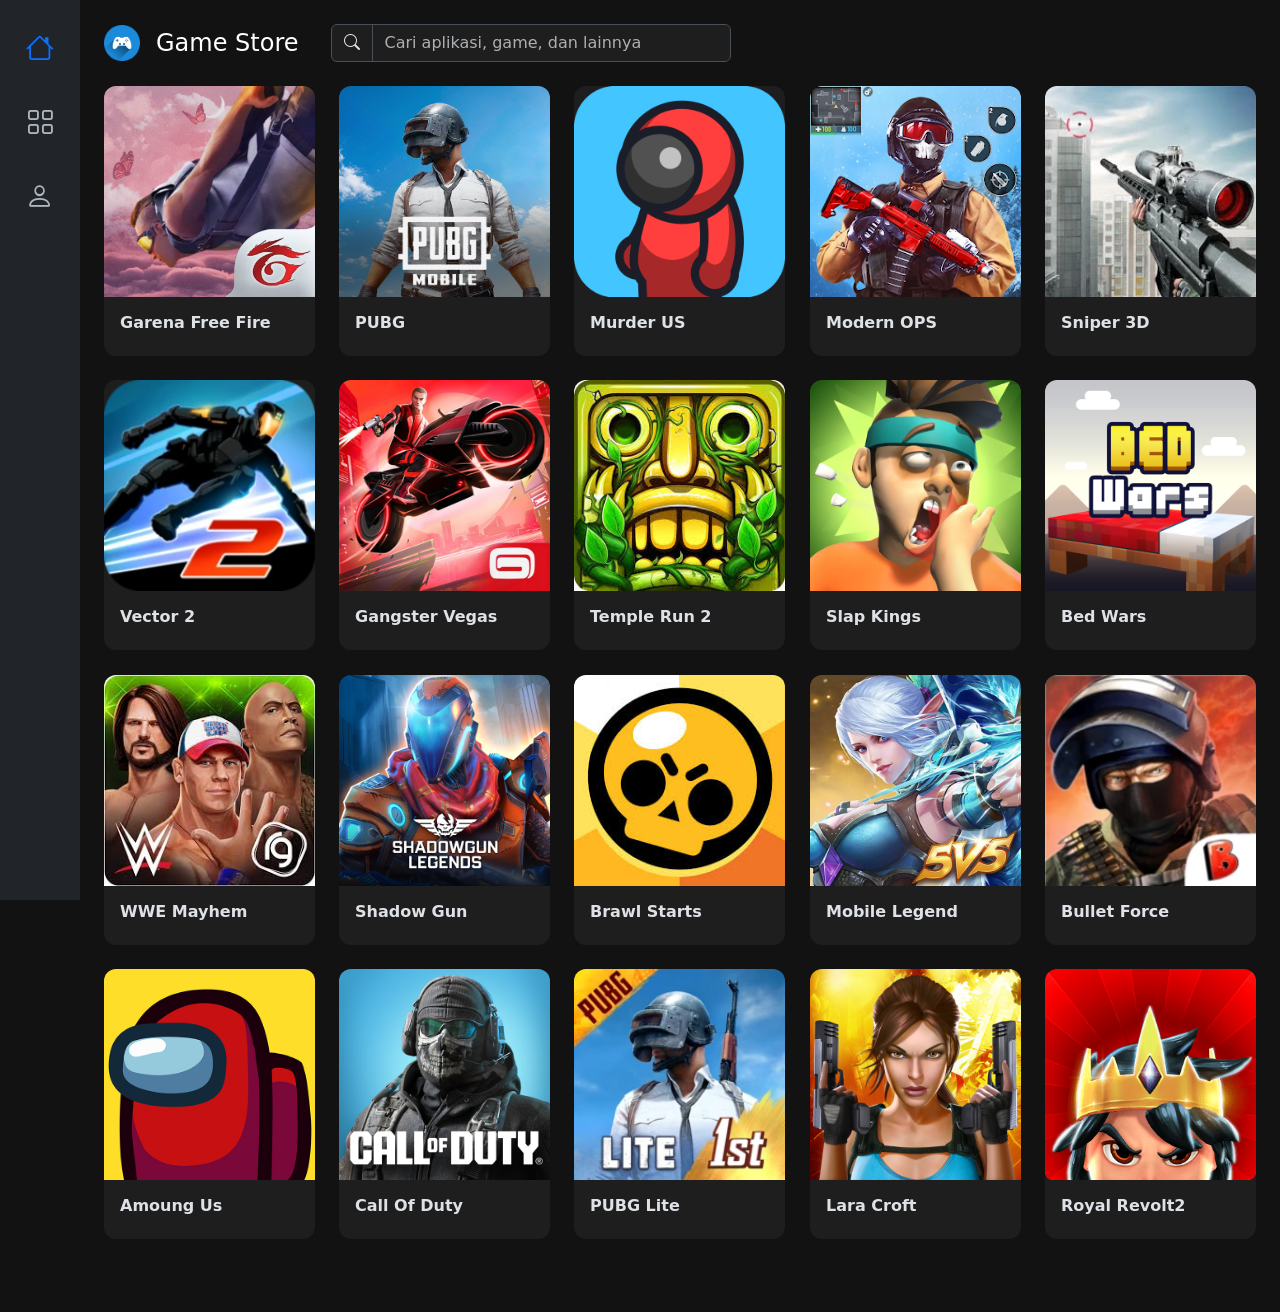
<file: index.html>
<!DOCTYPE html>
<html lang="id" data-bs-theme="dark">
<head>
    <meta charset="UTF-8">
    <meta name="viewport" content="width=device-width, initial-scale=1.0">
    <title>Game Store</title>
    <!-- Favicons -->
    <link href="assets/img/video-games-icon-png-9.jpg" rel="icon">
    <link href="assets/img/video-games-icon-png-9.jpg" rel="apple-touch-icon">
    <link href="https://cdn.jsdelivr.net/npm/bootstrap@5.3.3/dist/css/bootstrap.min.css" rel="stylesheet">
    <link href="https://cdn.jsdelivr.net/npm/bootstrap-icons@1.11.3/font/bootstrap-icons.min.css" rel="stylesheet">
    <link rel="stylesheet" href="assets/style.css">
</head>
<body>

    <div class="d-flex">
        <nav class="sidebar offcanvas-lg offcanvas-start p-3 bg-dark" tabindex="-1">
            <div class="offcanvas-header d-lg-none">
                <h5 class="offcanvas-title" id="sidebarLabel">Menu</h5>
                <button type="button" class="btn-close" data-bs-dismiss="offcanvas" aria-label="Close" data-bs-target="#sidebar"></button>
            </div>
            <div class="offcanvas-body d-flex flex-column p-0">
                <ul class="nav nav-pills flex-column mb-auto">
                    <li class="nav-item">
                        <a href="index.html" class="nav-link active" title="Beranda"><i class="bi bi-house"></i></a>
                    </li>
                    <li class="nav-item">
                        <a href="kategori.html" class="nav-link" title="Kategori"><i class="bi bi-grid"></i></a>
                    </li>
                    <li>
                        <a href="profile.html" class="nav-link" title="Profil"><i class="bi bi-person"></i></a>
                    </li>
                </ul>
            </div>
        </nav>

        <main class="content-area p-4">
            <header class="d-flex align-items-center gap-3 mb-4">
                <!-- <button class="btn d-lg-none p-0" type="button" data-bs-toggle="offcanvas" data-bs-target="#sidebar" aria-controls="sidebar">
                    <i class="bi bi-list fs-2"></i>
                </button> -->
                <a href="index.html" class="d-flex align-items-center gap-3 text-decoration-none text-white me-3">
                    <img src="assets/img/video-games-icon-png-9.jpg" alt="Game Store Logo" class="header-icon">
                    <h1 class="h4 mb-0 d-none d-sm-block">Game Store</h1>
                </a>
                <div class="input-group search-bar-wrapper flex-grow-1">
                    <span class="input-group-text"><i class="bi bi-search"></i></span>
                    <input type="text" class="form-control search-bar" placeholder="Cari aplikasi, game, dan lainnya">
                </div>
            </header>

            <section class="mb-5">
                
                <div class="row row-cols-2 row-cols-sm-2 row-cols-md-3 row-cols-lg-4 row-cols-xl-5 g-4">
                    <div class="col">
                            <div class="card game-card h-100">
                                <img src="assets/img/app/ff.jpg" class="card-img-top" alt="Garena Free Fire">
                                <div class="card-body">
                                    <h5 class="card-title">Garena Free Fire</h5>
                                    <span class="badge bg-success mb-2"></span>
                                    <!-- https://free-fire-battlegrounds.id.uptodown.com/android -->
                                </div>
                            </div>
                        </div>
                         <div class="col">
                            <div class="card game-card h-100">
                                <img src="assets/img/app/pubg.png" class="card-img-top" alt="PUBG">
                                <div class="card-body">
                                    <h5 class="card-title">PUBG</h5>
                                    <!-- https://pubg-exhilarating-battlefield.en.uptodown.com/android -->
                                </div>
                            </div>
                        </div>
                        <div class="col">
                            <div class="card game-card h-100">
                                <img src="assets/img/app/ml.jpg" class="card-img-top" alt="Mobile Legend">
                                <div class="card-body">
                                    <h5 class="card-title">Mobile Legend</h5>
                                    <!-- https://mobile-legends.id.uptodown.com/android -->
                                </div>
                            </div>
                        </div>
                        <div class="col">
                            <div class="card game-card h-100">
                                <img src="assets/img/app/brawel.jpeg" class="card-img-top" alt="Brawl Stars">
                                <div class="card-body">
                                    <h5 class="card-title">Brawl Starts</h5>
                                    <span class="badge bg-success mb-2"></span>
                                    <!-- https://brawl-stars.id.uptodown.com/android -->
                                </div>
                            </div>
                        </div>
                         <div class="col">
                            <div class="card game-card h-100">
                                <img src="assets/img/app/sniper3d.webp" class="card-img-top" alt="Sniper 3D">
                                <div class="card-body">
                                    <h5 class="card-title">Sniper 3D</h5>
                                    <!-- https://sniper-3d.en.uptodown.com/android/download -->
                                </div>
                            </div>
                        </div>
                        <div class="col">
                            <div class="card game-card h-100">
                                <img src="assets/img/app/callofduty.png" class="card-img-top" alt="Call Of Duty">
                                <div class="card-body">
                                    <h5 class="card-title">Call Of Duty</h5>
                                    <!-- https://call-of-duty-legends-of-war.en.uptodown.com/android/download -->
                                </div>
                            </div>
                        </div>
                        <div class="col">
                            <div class="card game-card h-100">
                                <img src="assets/img/app/amoungus.jpg" class="card-img-top" alt="Among Us">
                                <div class="card-body">
                                    <h5 class="card-title">Amoung Us</h5>
                                    <!-- https://among-us.id.uptodown.com/android -->
                                </div>
                            </div>
                        </div>
                        <div class="col">
                            <div class="card game-card h-100">
                                <img src="assets/img/app/templerun.jpeg" class="card-img-top" alt="Temple Run 2">
                                <div class="card-body">
                                    <h5 class="card-title">Temple Run 2</h5>
                                    <span class="badge bg-success mb-2"></span>
                                    <!-- https://temple-run-2.en.uptodown.com/android -->
                                </div>
                            </div>
                        </div>
                         <div class="col">
                            <div class="card game-card h-100">
                                <img src="assets/img/app/litepubg.webp" class="card-img-top" alt="PUBG Lite">
                                <div class="card-body">
                                    <h5 class="card-title">PUBG Lite</h5>
                                    <!-- https://pubg-mobile-lite.id.uptodown.com/android -->
                                </div>
                            </div>
                        </div>
                        <div class="col">
                            <div class="card game-card h-100">
                                <img src="assets/img/app/gangster.png" class="card-img-top" alt="Gangster Vegas">
                                <div class="card-body">
                                    <h5 class="card-title">Gangster Vegas</h5>
                                    <!-- https://gangstar-vegas.com/ -->
                                </div>
                            </div>
                        </div>
                        <div class="col">
                            <div class="card game-card h-100">
                                <img src="assets/img/app/wwe.jpeg" class="card-img-top" alt="WWE Mayhem">
                                <div class="card-body">
                                    <h5 class="card-title">WWE Mayhem</h5>
                                    <span class="badge bg-success mb-2"></span>
                                    <!-- https://wwe-mayhem.en.filerox.com/android -->
                                </div>
                            </div>
                        </div>
                         <div class="col">
                            <div class="card game-card h-100">
                                <img src="assets/img/app/laracroft.png" class="card-img-top" alt="Lara Croft">
                                <div class="card-body">
                                    <h5 class="card-title">Lara Croft</h5>
                                    <!-- https://relic-run.en.aptoide.com/app -->
                                </div>
                            </div>
                        </div>
                        <div class="col">
                            <div class="card game-card h-100">
                                <img src="assets/img/app/Royal-Revolt-2-icon.webp" class="card-img-top" alt="Royal Revolt 2">
                                <div class="card-body">
                                    <h5 class="card-title">Royal Revolt2</h5>
                                    <!-- https://royal-revolt-2.en.uptodown.com/android -->
                                </div>
                            </div>
                        </div>
                        <div class="col">
                            <div class="card game-card h-100">
                                <img src="assets/img/app/shadowgun.png" class="card-img-top" alt="Shadow Gun">
                                <div class="card-body">
                                    <h5 class="card-title">Shadow Gun</h5>
                                    <span class="badge bg-success mb-2"></span>
                                    <!-- https://shadowgun-deadzone.id.uptodown.com/android -->
                                </div>
                            </div>
                        </div>
                         <div class="col">
                            <div class="card game-card h-100">
                                <img src="assets/img/app/bullet.webp" class="card-img-top" alt="Bullet Force">
                                <div class="card-body">
                                    <h5 class="card-title">Bullet Force</h5>
                                    <!-- https://bullet-force.en.uptodown.com/android -->
                                </div>
                            </div>
                        </div>
                        <div class="col">
                            <div class="card game-card h-100">
                                <img src="assets/img/app/modernops.webp" class="card-img-top" alt="Modern OPS">
                                <div class="card-body">
                                    <h5 class="card-title">Modern OPS</h5>
                                    <!-- https://modern-ops-online-fps.en.softonic.com/iphone -->
                                </div>
                            </div>
                        </div>
                        <div class="col">
                            <div class="card game-card h-100">
                                <img src="assets/img/app/bedwar.png" class="card-img-top" alt="Bed Wars">
                                <div class="card-body">
                                    <h5 class="card-title">Bed Wars</h5>
                                    <!-- https://bed-wars.en.uptodown.com/android -->
                                </div>
                            </div>
                        </div>
                        <div class="col">
                            <div class="card game-card h-100">
                                <img src="assets/img/app/slap.jpg" class="card-img-top" alt="Slap Kings">
                                <div class="card-body">
                                    <h5 class="card-title">Slap Kings</h5>
                                    <span class="badge bg-success mb-2"></span>
                                    <!-- https://slap-kings.en.softonic.com/android -->
                                </div>
                            </div>
                        </div>
                         <div class="col">
                            <div class="card game-card h-100">
                                <img src="assets/img/app/vektor2.webp" class="card-img-top" alt="Vector 2">
                                <div class="card-body">
                                    <h5 class="card-title">Vector 2</h5>
                                    <!-- https://vector-2.en.aptoide.com/app -->
                                </div>
                            </div>
                        </div>
                        <div class="col">
                            <div class="card game-card h-100">
                                <img src="assets/img/app/murderus.png" class="card-img-top" alt="Murder US">
                                <div class="card-body">
                                    <h5 class="card-title">Murder US</h5>
                                    <!-- https://murder-us.en.uptodown.com/android -->
                                </div>
                            </div>
                        </div>
                </div>
            </section>
        </main>

        <a href="#" class="scroll-top d-flex align-items-center justify-content-center">
            <i class="bi bi-arrow-up-short"></i>
        </a>
    </div>

    <nav class="mobile-bottom-nav d-lg-none">
        <a href="index.html" class="nav-link active">
            <i class="bi bi-house"></i>
            <span>Beranda</span>
        </a>
        <a href="kategori.html" class="nav-link">
            <i class="bi bi-grid"></i>
            <span>Kategori</span>
        </a>
        <a href="profile.html" class="nav-link">
            <i class="bi bi-person"></i>
            <span>Profil</span>
        </a>
    </nav>

    <script src="https://cdn.jsdelivr.net/npm/bootstrap@5.3.3/dist/js/bootstrap.bundle.min.js"></script>
    <script>
        // Fitur Pencarian / Filter Lokal
        document.addEventListener('DOMContentLoaded', function() {
            const searchInput = document.querySelector('.search-bar');
            const searchIcon = document.querySelector('.search-bar-wrapper .input-group-text');
            const cards = document.querySelectorAll('.game-card');

            function filterGames() {
                const query = searchInput.value.toLowerCase().trim();
                
                cards.forEach(card => {
                    const title = card.querySelector('.card-title').textContent.toLowerCase();
                    // Mencari container pembungkus kartu (bisa .col atau .swiper-slide)
                    const container = card.closest('.col') || card.closest('.swiper-slide');
                    
                    if (title.includes(query)) {
                        if (container) container.style.display = ''; // Tampilkan
                    } else {
                        if (container) container.style.display = 'none'; // Sembunyikan
                    }
                });
            }

            if (searchInput) {
                // Filter langsung saat mengetik (real-time)
                searchInput.addEventListener('input', filterGames);
                
                // Filter saat menekan tombol Enter
                searchInput.addEventListener('keydown', e => {
                    if (e.key === 'Enter') {
                        e.preventDefault();
                        filterGames();
                    }
                });
            }

            if (searchIcon) {
                // Filter saat ikon kaca pembesar diklik
                searchIcon.addEventListener('click', filterGames);
            }
        });
    </script>
    <script>
    // Fitur Mengacak Urutan Game Saat Refresh
    document.addEventListener('DOMContentLoaded', function() {
        // Pilih kontainer yang membungkus semua kartu (div dengan class row)
        const cardContainer = document.querySelector('section .row.row-cols-2');
        
        if (cardContainer) {
            // Ubah NodeList kartu (.col) menjadi Array agar bisa diacak
            const cards = Array.from(cardContainer.querySelectorAll('.col'));
            
            // Lakukan pengacakan sederhana pada array kartu
            cards.sort(() => Math.random() - 0.5);
            
            // Bersihkan isi kontainer lama
            cardContainer.innerHTML = '';
            
            // Masukkan kembali kartu-kartu yang sudah diacak urutannya
            cards.forEach(card => cardContainer.appendChild(card));
        }
    });
</script>
    <script>
        // --- Script untuk Popover (Sudah ada) ---
        const popoverTriggerList = document.querySelectorAll('[data-bs-toggle="popover"]');
        const popoverList = [...popoverTriggerList].map(popoverTriggerEl => new bootstrap.Popover(popoverTriggerEl, {
            container: 'body'
        }));

        // --- BARU: Script untuk Scroll-to-Top ---
        const scrollTop = document.querySelector('.scroll-top');
        if (scrollTop) {
            const togglescrollTop = function() {
                window.scrollY > 100 ? scrollTop.classList.add('active') : scrollTop.classList.remove('active');
            }
            window.addEventListener('load', togglescrollTop);
            document.addEventListener('scroll', togglescrollTop);
            scrollTop.addEventListener('click', (e) => {
                e.preventDefault();
                window.scrollTo({
                    top: 0,
                    behavior: 'smooth'
                });
            });
        }
    </script>
    <script>
        // Klik kartu membuka Play Store search berdasarkan nama aplikasi
        document.querySelectorAll('.game-card').forEach(card => {
            card.addEventListener('click', (e) => {
                if (e.target.closest('a') || e.target.closest('button')) return;
                const titleEl = card.querySelector('.card-title');
                if (!titleEl) return;
                const q = encodeURIComponent(titleEl.textContent.trim());
                const url = `https://play.google.com/store/search?q=${q}&c=apps`;
                window.open(url, '_blank', 'noopener');
            });
        });
    </script>
</body>
</html>
</file>
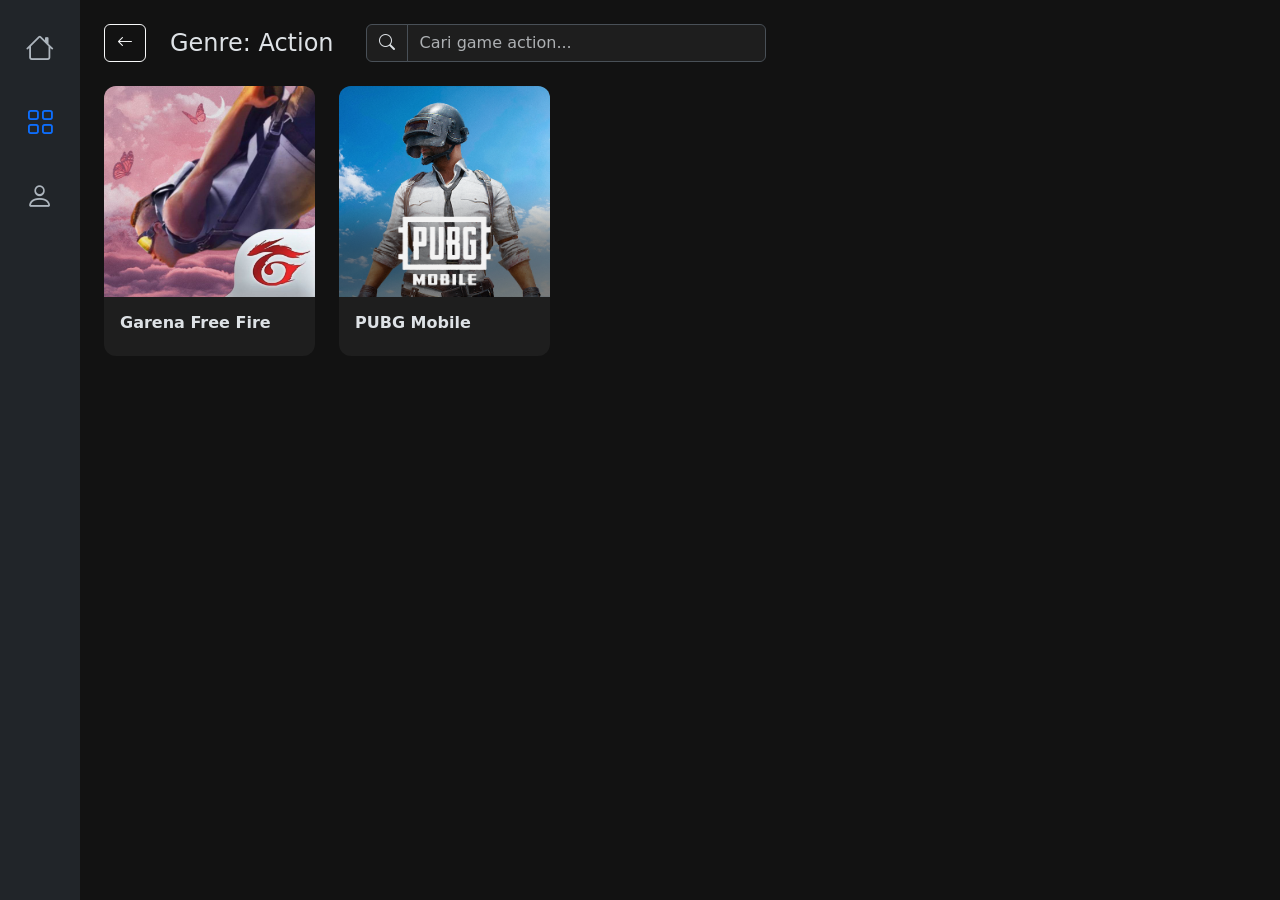
<file: genre_action.html>
<!DOCTYPE html>
<html lang="id" data-bs-theme="dark">
<head>
    <meta charset="UTF-8">
    <meta name="viewport" content="width=device-width, initial-scale=1.0">
    <title>Genre Action - Game Store</title>
    <link href="assets/img/video-games-icon-png-9.jpg" rel="icon">
    <link href="https://cdn.jsdelivr.net/npm/bootstrap@5.3.3/dist/css/bootstrap.min.css" rel="stylesheet">
    <link href="https://cdn.jsdelivr.net/npm/bootstrap-icons@1.11.3/font/bootstrap-icons.min.css" rel="stylesheet">
    <link rel="stylesheet" href="assets/style.css">
</head>
<body>

    <div class="d-flex">
        <nav class="sidebar offcanvas-lg offcanvas-start p-3 bg-dark" tabindex="-1">
            <div class="offcanvas-body d-flex flex-column p-0">
                <ul class="nav nav-pills flex-column mb-auto">
                    <li class="nav-item"><a href="index.html" class="nav-link"><i class="bi bi-house"></i></a></li>
                    <li class="nav-item"><a href="kategori.html" class="nav-link active"><i class="bi bi-grid"></i></a></li>
                    <li><a href="profile.html" class="nav-link"><i class="bi bi-person"></i></a></li>
                </ul>
            </div>
        </nav>

        <main class="content-area p-4">
            <header class="d-flex align-items-center gap-3 mb-4">
                <a href="kategori.html" class="btn btn-outline-light me-2"><i class="bi bi-arrow-left"></i></a>
                <h1 class="h4 mb-0">Genre: Action</h1>
                <div class="input-group search-bar-wrapper flex-grow-1 ms-3">
                    <span class="input-group-text"><i class="bi bi-search"></i></span>
                    <input type="text" class="form-control search-bar" placeholder="Cari game action...">
                </div>
            </header>

            <section>
                <div class="row row-cols-2 row-cols-md-3 row-cols-lg-5 g-4" id="game-list">
                    <div class="col">
                        <div class="card game-card h-100">
                            <img src="assets/img/app/ff.jpg" class="card-img-top" alt="Free Fire">
                            <div class="card-body">
                                <h5 class="card-title">Garena Free Fire</h5>
                            </div>
                        </div>
                    </div>
                    <div class="col">
                        <div class="card game-card h-100">
                            <img src="assets/img/app/pubg.png" class="card-img-top" alt="PUBG">
                            <div class="card-body">
                                <h5 class="card-title">PUBG Mobile</h5>
                            </div>
                        </div>
                    </div>
                    </div>
            </section>
        </main>
    </div>

    <nav class="mobile-bottom-nav d-lg-none">
        <a href="index.html" class="nav-link"><i class="bi bi-house"></i><span>Beranda</span></a>
        <a href="kategori.html" class="nav-link active"><i class="bi bi-grid"></i><span>Kategori</span></a>
        <a href="profile.html" class="nav-link"><i class="bi bi-person"></i><span>Profil</span></a>
    </nav>

    <script src="https://cdn.jsdelivr.net/npm/bootstrap@5.3.3/dist/js/bootstrap.bundle.min.js"></script>
    <script>
        document.addEventListener('DOMContentLoaded', function() {
            // 1. Fitur Pencarian Lokal
            const searchInput = document.querySelector('.search-bar');
            const cards = document.querySelectorAll('.game-card');
            
            searchInput.addEventListener('input', function() {
                const query = this.value.toLowerCase();
                cards.forEach(card => {
                    const title = card.querySelector('.card-title').textContent.toLowerCase();
                    card.closest('.col').style.display = title.includes(query) ? '' : 'none';
                });
            });

            // 2. Fitur Klik Buka Play Store
            cards.forEach(card => {
                card.style.cursor = 'pointer';
                card.addEventListener('click', (e) => {
                    if (e.target.closest('a')) return;
                    const title = card.querySelector('.card-title').textContent.trim();
                    window.open(`https://play.google.com/store/search?q=${encodeURIComponent(title)}&c=apps`, '_blank');
                });
            });
        });
    </script>
</body>
</html>
</file>
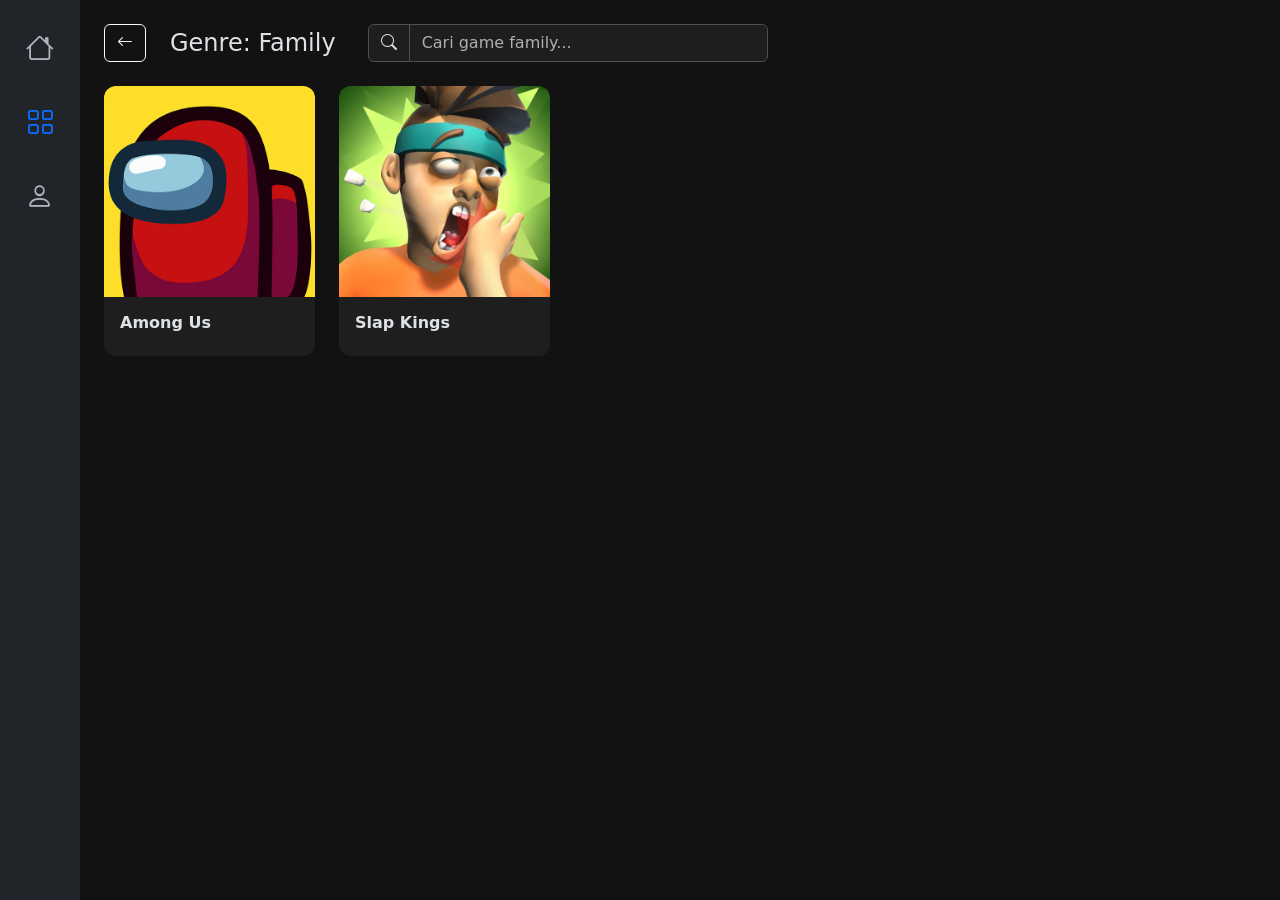
<file: genre_family.html>
<!DOCTYPE html>
<html lang="id" data-bs-theme="dark">
<head>
    <meta charset="UTF-8">
    <meta name="viewport" content="width=device-width, initial-scale=1.0">
    <title>Genre Action - Game Store</title>
    <link href="assets/img/video-games-icon-png-9.jpg" rel="icon">
    <link href="https://cdn.jsdelivr.net/npm/bootstrap@5.3.3/dist/css/bootstrap.min.css" rel="stylesheet">
    <link href="https://cdn.jsdelivr.net/npm/bootstrap-icons@1.11.3/font/bootstrap-icons.min.css" rel="stylesheet">
    <link rel="stylesheet" href="assets/style.css">
</head>
<body>

    <div class="d-flex">
        <nav class="sidebar offcanvas-lg offcanvas-start p-3 bg-dark" tabindex="-1">
            <div class="offcanvas-body d-flex flex-column p-0">
                <ul class="nav nav-pills flex-column mb-auto">
                    <li class="nav-item"><a href="index.html" class="nav-link"><i class="bi bi-house"></i></a></li>
                    <li class="nav-item"><a href="kategori.html" class="nav-link active"><i class="bi bi-grid"></i></a></li>
                    <li><a href="profile.html" class="nav-link"><i class="bi bi-person"></i></a></li>
                </ul>
            </div>
        </nav>

        <main class="content-area p-4">
            <header class="d-flex align-items-center gap-3 mb-4">
                <a href="kategori.html" class="btn btn-outline-light me-2"><i class="bi bi-arrow-left"></i></a>
                <h1 class="h4 mb-0">Genre: Family</h1>
                <div class="input-group search-bar-wrapper flex-grow-1 ms-3">
                    <span class="input-group-text"><i class="bi bi-search"></i></span>
                    <input type="text" class="form-control search-bar" placeholder="Cari game family...">
                </div>
            </header>

            <section>
                <div class="row row-cols-2 row-cols-md-3 row-cols-lg-5 g-4" id="game-list">
                    <div class="col">
                        <div class="card game-card h-100">
                            <img src="assets/img/app/amoungus.jpg" class="card-img-top" alt="Among Us">
                            <div class="card-body"><h5 class="card-title">Among Us</h5></div>
                        </div>
                    </div>
                    <div class="col">
                        <div class="card game-card h-100">
                            <img src="assets/img/app/slap.jpg" class="card-img-top" alt="Slap Kings">
                            <div class="card-body"><h5 class="card-title">Slap Kings</h5></div>
                        </div>
                    </div>
                </div>
            </section>
        </main>
    </div>

    <nav class="mobile-bottom-nav d-lg-none">
        <a href="index.html" class="nav-link"><i class="bi bi-house"></i><span>Beranda</span></a>
        <a href="kategori.html" class="nav-link active"><i class="bi bi-grid"></i><span>Kategori</span></a>
        <a href="profile.html" class="nav-link"><i class="bi bi-person"></i><span>Profil</span></a>
    </nav>

    <script src="https://cdn.jsdelivr.net/npm/bootstrap@5.3.3/dist/js/bootstrap.bundle.min.js"></script>
    <script>
        document.addEventListener('DOMContentLoaded', function() {
            // 1. Fitur Pencarian Lokal
            const searchInput = document.querySelector('.search-bar');
            const cards = document.querySelectorAll('.game-card');
            
            searchInput.addEventListener('input', function() {
                const query = this.value.toLowerCase();
                cards.forEach(card => {
                    const title = card.querySelector('.card-title').textContent.toLowerCase();
                    card.closest('.col').style.display = title.includes(query) ? '' : 'none';
                });
            });

            // 2. Fitur Klik Buka Play Store
            cards.forEach(card => {
                card.style.cursor = 'pointer';
                card.addEventListener('click', (e) => {
                    if (e.target.closest('a')) return;
                    const title = card.querySelector('.card-title').textContent.trim();
                    window.open(`https://play.google.com/store/search?q=${encodeURIComponent(title)}&c=apps`, '_blank');
                });
            });
        });
    </script>
</body>
</html>
</file>
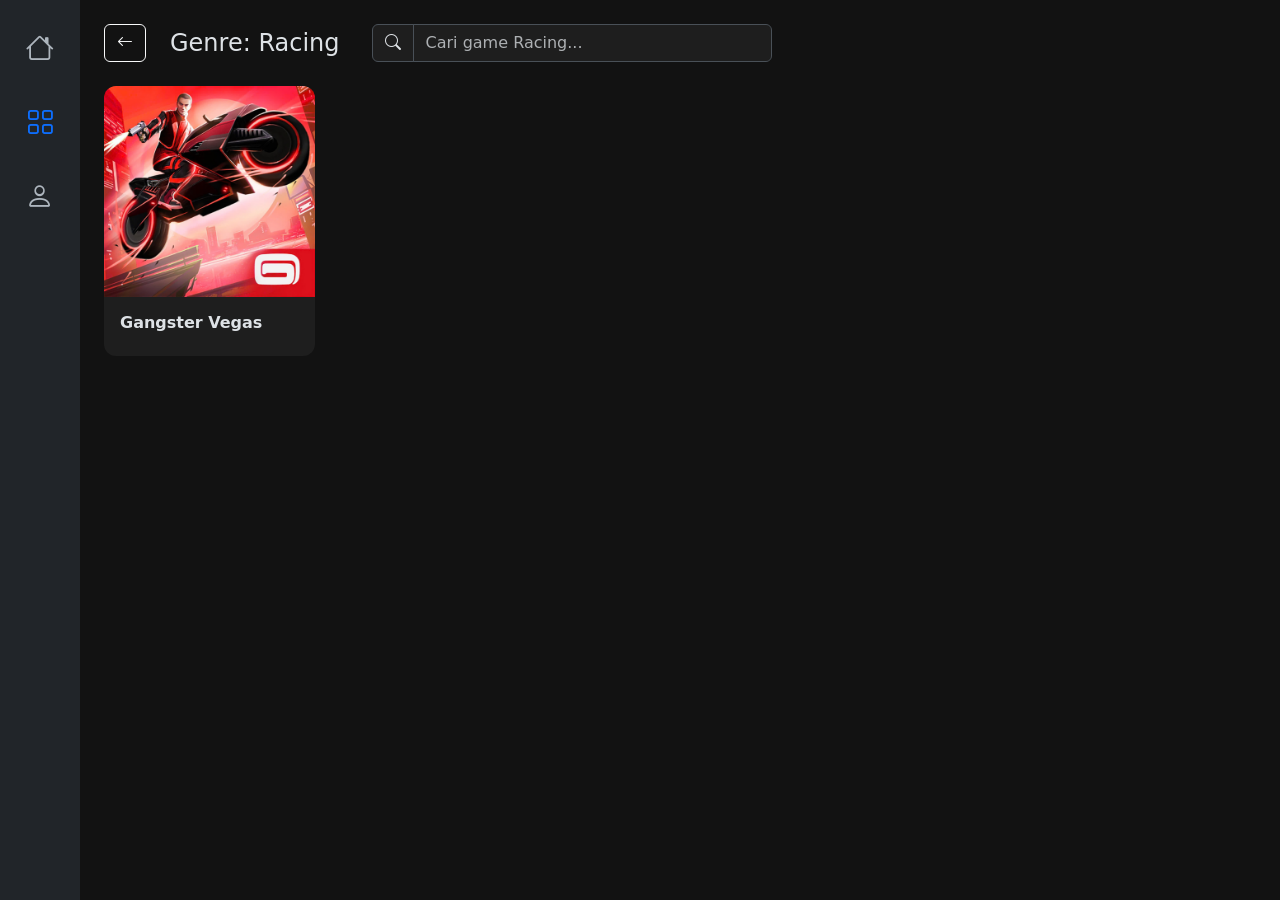
<file: genre_racing.html>
<!DOCTYPE html>
<html lang="id" data-bs-theme="dark">
<head>
    <meta charset="UTF-8">
    <meta name="viewport" content="width=device-width, initial-scale=1.0">
    <title>Genre Action - Game Store</title>
    <link href="assets/img/video-games-icon-png-9.jpg" rel="icon">
    <link href="https://cdn.jsdelivr.net/npm/bootstrap@5.3.3/dist/css/bootstrap.min.css" rel="stylesheet">
    <link href="https://cdn.jsdelivr.net/npm/bootstrap-icons@1.11.3/font/bootstrap-icons.min.css" rel="stylesheet">
    <link rel="stylesheet" href="assets/style.css">
</head>
<body>

    <div class="d-flex">
        <nav class="sidebar offcanvas-lg offcanvas-start p-3 bg-dark" tabindex="-1">
            <div class="offcanvas-body d-flex flex-column p-0">
                <ul class="nav nav-pills flex-column mb-auto">
                    <li class="nav-item"><a href="index.html" class="nav-link"><i class="bi bi-house"></i></a></li>
                    <li class="nav-item"><a href="kategori.html" class="nav-link active"><i class="bi bi-grid"></i></a></li>
                    <li><a href="profile.html" class="nav-link"><i class="bi bi-person"></i></a></li>
                </ul>
            </div>
        </nav>

        <main class="content-area p-4">
            <header class="d-flex align-items-center gap-3 mb-4">
                <a href="kategori.html" class="btn btn-outline-light me-2"><i class="bi bi-arrow-left"></i></a>
                <h1 class="h4 mb-0">Genre: Racing</h1>
                <div class="input-group search-bar-wrapper flex-grow-1 ms-3">
                    <span class="input-group-text"><i class="bi bi-search"></i></span>
                    <input type="text" class="form-control search-bar" placeholder="Cari game Racing...">
                </div>
            </header>

            <section>
                <div class="row row-cols-2 row-cols-md-3 row-cols-lg-5 g-4" id="game-list">
                    <div class="col">
                        <div class="card game-card h-100">
                            <img src="assets/img/app/gangster.png" class="card-img-top" alt="Gangster Vegas">
                            <div class="card-body">
                                <h5 class="card-title">Gangster Vegas</h5>
                                <!-- https://gangstar-vegas.com/ -->
                            </div>
                        </div>
                    </div>
                </div>
                
            </section>
        </main>
    </div>

    <nav class="mobile-bottom-nav d-lg-none">
        <a href="index.html" class="nav-link"><i class="bi bi-house"></i><span>Beranda</span></a>
        <a href="kategori.html" class="nav-link active"><i class="bi bi-grid"></i><span>Kategori</span></a>
        <a href="profile.html" class="nav-link"><i class="bi bi-person"></i><span>Profil</span></a>
    </nav>

    <script src="https://cdn.jsdelivr.net/npm/bootstrap@5.3.3/dist/js/bootstrap.bundle.min.js"></script>
    <script>
        document.addEventListener('DOMContentLoaded', function() {
            // 1. Fitur Pencarian Lokal
            const searchInput = document.querySelector('.search-bar');
            const cards = document.querySelectorAll('.game-card');
            
            searchInput.addEventListener('input', function() {
                const query = this.value.toLowerCase();
                cards.forEach(card => {
                    const title = card.querySelector('.card-title').textContent.toLowerCase();
                    card.closest('.col').style.display = title.includes(query) ? '' : 'none';
                });
            });

            // 2. Fitur Klik Buka Play Store
            cards.forEach(card => {
                card.style.cursor = 'pointer';
                card.addEventListener('click', (e) => {
                    if (e.target.closest('a')) return;
                    const title = card.querySelector('.card-title').textContent.trim();
                    window.open(`https://play.google.com/store/search?q=${encodeURIComponent(title)}&c=apps`, '_blank');
                });
            });
        });
    </script>
</body>
</html>
</file>
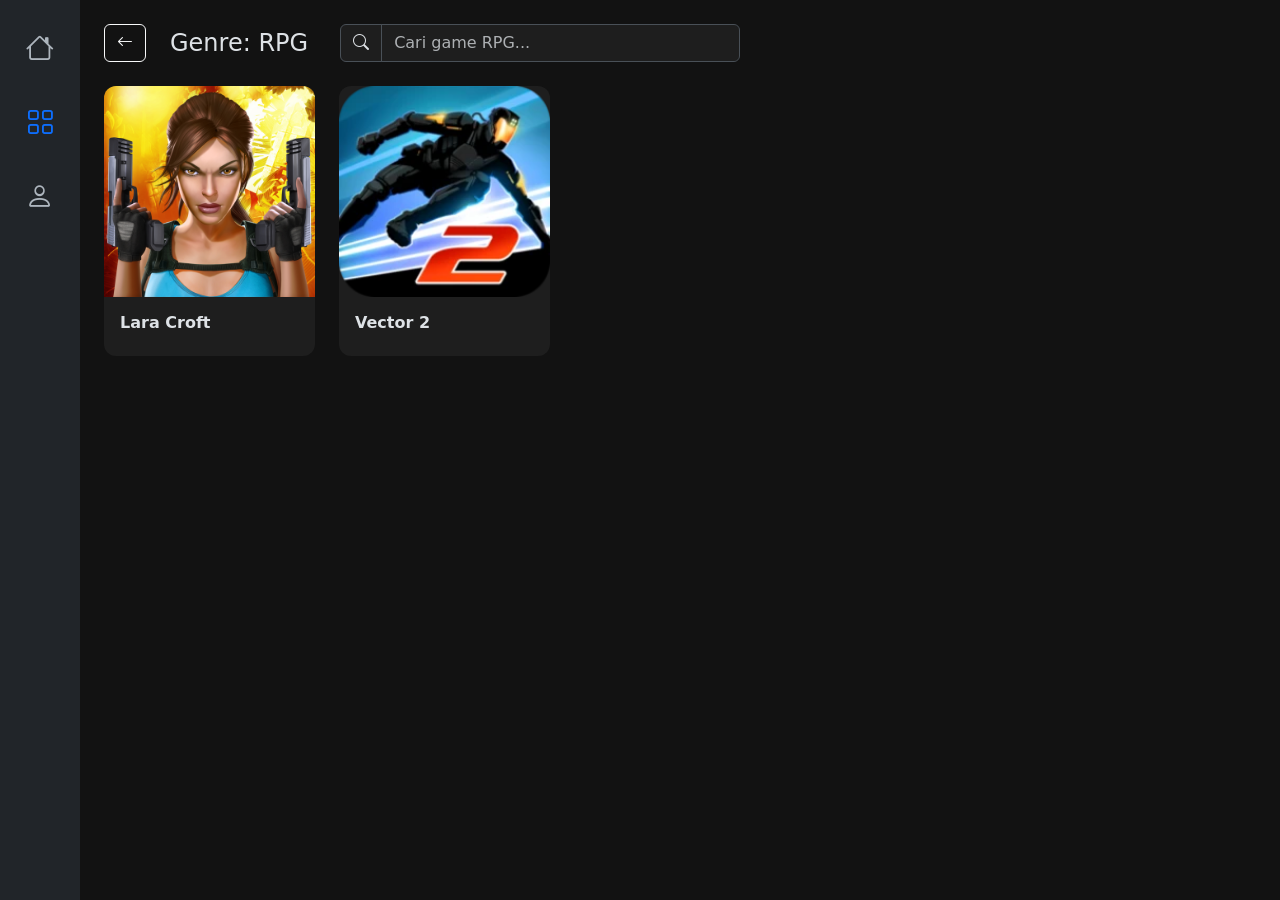
<file: genre_rpg.html>
<!DOCTYPE html>
<html lang="id" data-bs-theme="dark">
<head>
    <meta charset="UTF-8">
    <meta name="viewport" content="width=device-width, initial-scale=1.0">
    <title>Genre Action - Game Store</title>
    <link href="assets/img/video-games-icon-png-9.jpg" rel="icon">
    <link href="https://cdn.jsdelivr.net/npm/bootstrap@5.3.3/dist/css/bootstrap.min.css" rel="stylesheet">
    <link href="https://cdn.jsdelivr.net/npm/bootstrap-icons@1.11.3/font/bootstrap-icons.min.css" rel="stylesheet">
    <link rel="stylesheet" href="assets/style.css">
</head>
<body>

    <div class="d-flex">
        <nav class="sidebar offcanvas-lg offcanvas-start p-3 bg-dark" tabindex="-1">
            <div class="offcanvas-body d-flex flex-column p-0">
                <ul class="nav nav-pills flex-column mb-auto">
                    <li class="nav-item"><a href="index.html" class="nav-link"><i class="bi bi-house"></i></a></li>
                    <li class="nav-item"><a href="kategori.html" class="nav-link active"><i class="bi bi-grid"></i></a></li>
                    <li><a href="profile.html" class="nav-link"><i class="bi bi-person"></i></a></li>
                </ul>
            </div>
        </nav>

        <main class="content-area p-4">
            <header class="d-flex align-items-center gap-3 mb-4">
                <a href="kategori.html" class="btn btn-outline-light me-2"><i class="bi bi-arrow-left"></i></a>
                <h1 class="h4 mb-0">Genre: RPG</h1>
                <div class="input-group search-bar-wrapper flex-grow-1 ms-3">
                    <span class="input-group-text"><i class="bi bi-search"></i></span>
                    <input type="text" class="form-control search-bar" placeholder="Cari game RPG...">
                </div>
            </header>

            <section>
                <div class="row row-cols-2 row-cols-md-3 row-cols-lg-5 g-4" id="game-list">
                    <div class="col">
                        <div class="card game-card h-100">
                            <img src="assets/img/app/laracroft.png" class="card-img-top" alt="Lara Croft">
                            <div class="card-body"><h5 class="card-title">Lara Croft</h5></div>
                        </div>
                    </div>
                    <div class="col">
                        <div class="card game-card h-100">
                            <img src="assets/img/app/vektor2.webp" class="card-img-top" alt="Vector 2">
                            <div class="card-body"><h5 class="card-title">Vector 2</h5></div>
                        </div>
                    </div>
                </div>
            </section>
        </main>
    </div>

    <nav class="mobile-bottom-nav d-lg-none">
        <a href="index.html" class="nav-link"><i class="bi bi-house"></i><span>Beranda</span></a>
        <a href="kategori.html" class="nav-link active"><i class="bi bi-grid"></i><span>Kategori</span></a>
        <a href="profile.html" class="nav-link"><i class="bi bi-person"></i><span>Profil</span></a>
    </nav>

    <script src="https://cdn.jsdelivr.net/npm/bootstrap@5.3.3/dist/js/bootstrap.bundle.min.js"></script>
    <script>
        document.addEventListener('DOMContentLoaded', function() {
            // 1. Fitur Pencarian Lokal
            const searchInput = document.querySelector('.search-bar');
            const cards = document.querySelectorAll('.game-card');
            
            searchInput.addEventListener('input', function() {
                const query = this.value.toLowerCase();
                cards.forEach(card => {
                    const title = card.querySelector('.card-title').textContent.toLowerCase();
                    card.closest('.col').style.display = title.includes(query) ? '' : 'none';
                });
            });

            // 2. Fitur Klik Buka Play Store
            cards.forEach(card => {
                card.style.cursor = 'pointer';
                card.addEventListener('click', (e) => {
                    if (e.target.closest('a')) return;
                    const title = card.querySelector('.card-title').textContent.trim();
                    window.open(`https://play.google.com/store/search?q=${encodeURIComponent(title)}&c=apps`, '_blank');
                });
            });
        });
    </script>
</body>
</html>
</file>
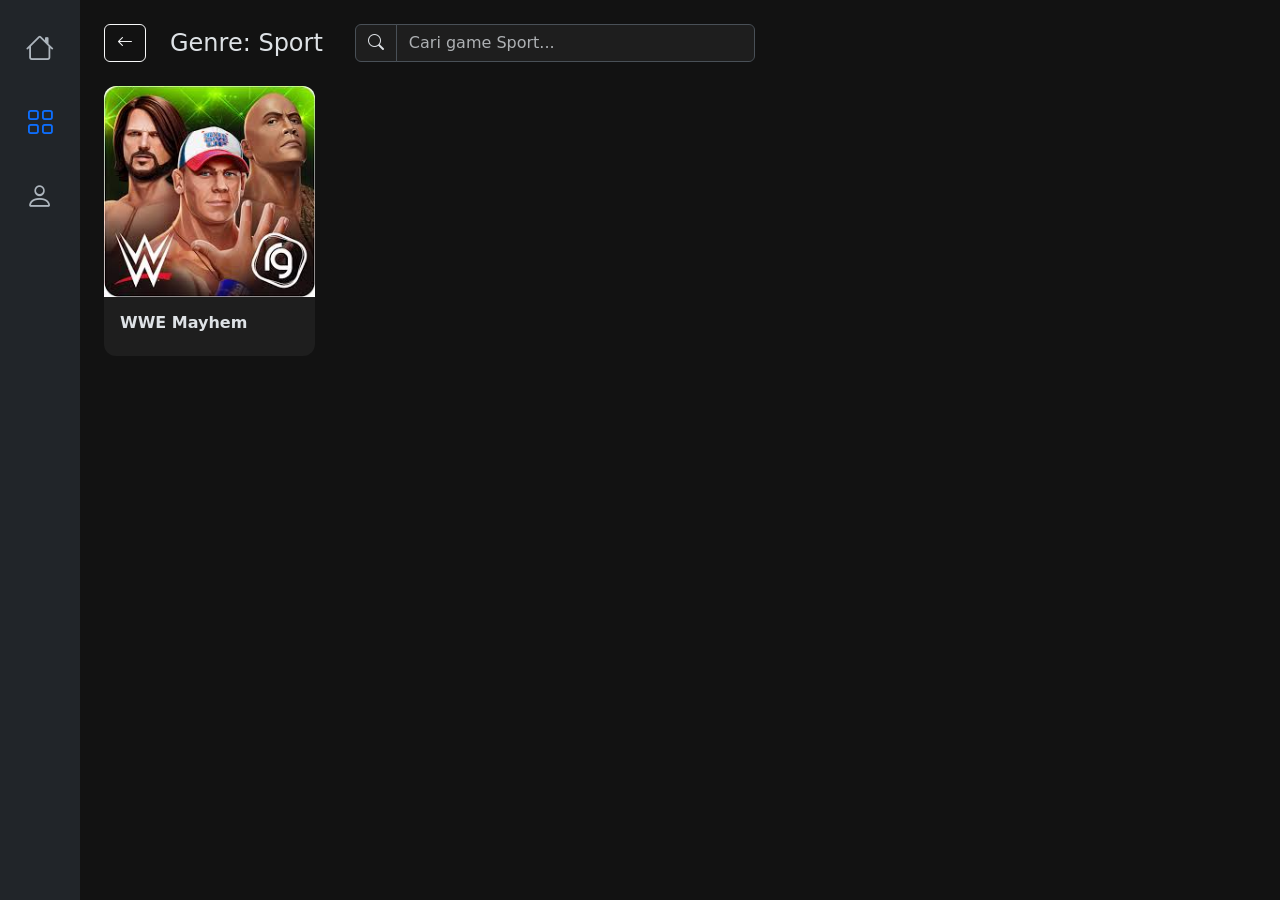
<file: genre_sports.html>
<!DOCTYPE html>
<html lang="id" data-bs-theme="dark">
<head>
    <meta charset="UTF-8">
    <meta name="viewport" content="width=device-width, initial-scale=1.0">
    <title>Genre Action - Game Store</title>
    <link href="assets/img/video-games-icon-png-9.jpg" rel="icon">
    <link href="https://cdn.jsdelivr.net/npm/bootstrap@5.3.3/dist/css/bootstrap.min.css" rel="stylesheet">
    <link href="https://cdn.jsdelivr.net/npm/bootstrap-icons@1.11.3/font/bootstrap-icons.min.css" rel="stylesheet">
    <link rel="stylesheet" href="assets/style.css">
</head>
<body>

    <div class="d-flex">
        <nav class="sidebar offcanvas-lg offcanvas-start p-3 bg-dark" tabindex="-1">
            <div class="offcanvas-body d-flex flex-column p-0">
                <ul class="nav nav-pills flex-column mb-auto">
                    <li class="nav-item"><a href="index.html" class="nav-link"><i class="bi bi-house"></i></a></li>
                    <li class="nav-item"><a href="kategori.html" class="nav-link active"><i class="bi bi-grid"></i></a></li>
                    <li><a href="profile.html" class="nav-link"><i class="bi bi-person"></i></a></li>
                </ul>
            </div>
        </nav>

        <main class="content-area p-4">
            <header class="d-flex align-items-center gap-3 mb-4">
                <a href="kategori.html" class="btn btn-outline-light me-2"><i class="bi bi-arrow-left"></i></a>
                <h1 class="h4 mb-0">Genre: Sport</h1>
                <div class="input-group search-bar-wrapper flex-grow-1 ms-3">
                    <span class="input-group-text"><i class="bi bi-search"></i></span>
                    <input type="text" class="form-control search-bar" placeholder="Cari game Sport...">
                </div>
            </header>

            <section>
                <div class="row row-cols-2 row-cols-md-3 row-cols-lg-5 g-4" id="game-list">
                    <div class="col">
                        <div class="card game-card h-100">
                            <img src="assets/img/app/wwe.jpeg" class="card-img-top" alt="WWE Mayhem">
                            <div class="card-body"><h5 class="card-title">WWE Mayhem</h5></div>
                        </div>
                    </div>
                    </div>
            </section>
        </main>
    </div>

    <nav class="mobile-bottom-nav d-lg-none">
        <a href="index.html" class="nav-link"><i class="bi bi-house"></i><span>Beranda</span></a>
        <a href="kategori.html" class="nav-link active"><i class="bi bi-grid"></i><span>Kategori</span></a>
        <a href="profile.html" class="nav-link"><i class="bi bi-person"></i><span>Profil</span></a>
    </nav>

    <script src="https://cdn.jsdelivr.net/npm/bootstrap@5.3.3/dist/js/bootstrap.bundle.min.js"></script>
    <script>
        document.addEventListener('DOMContentLoaded', function() {
            // 1. Fitur Pencarian Lokal
            const searchInput = document.querySelector('.search-bar');
            const cards = document.querySelectorAll('.game-card');
            
            searchInput.addEventListener('input', function() {
                const query = this.value.toLowerCase();
                cards.forEach(card => {
                    const title = card.querySelector('.card-title').textContent.toLowerCase();
                    card.closest('.col').style.display = title.includes(query) ? '' : 'none';
                });
            });

            // 2. Fitur Klik Buka Play Store
            cards.forEach(card => {
                card.style.cursor = 'pointer';
                card.addEventListener('click', (e) => {
                    if (e.target.closest('a')) return;
                    const title = card.querySelector('.card-title').textContent.trim();
                    window.open(`https://play.google.com/store/search?q=${encodeURIComponent(title)}&c=apps`, '_blank');
                });
            });
        });
    </script>
</body>
</html>
</file>
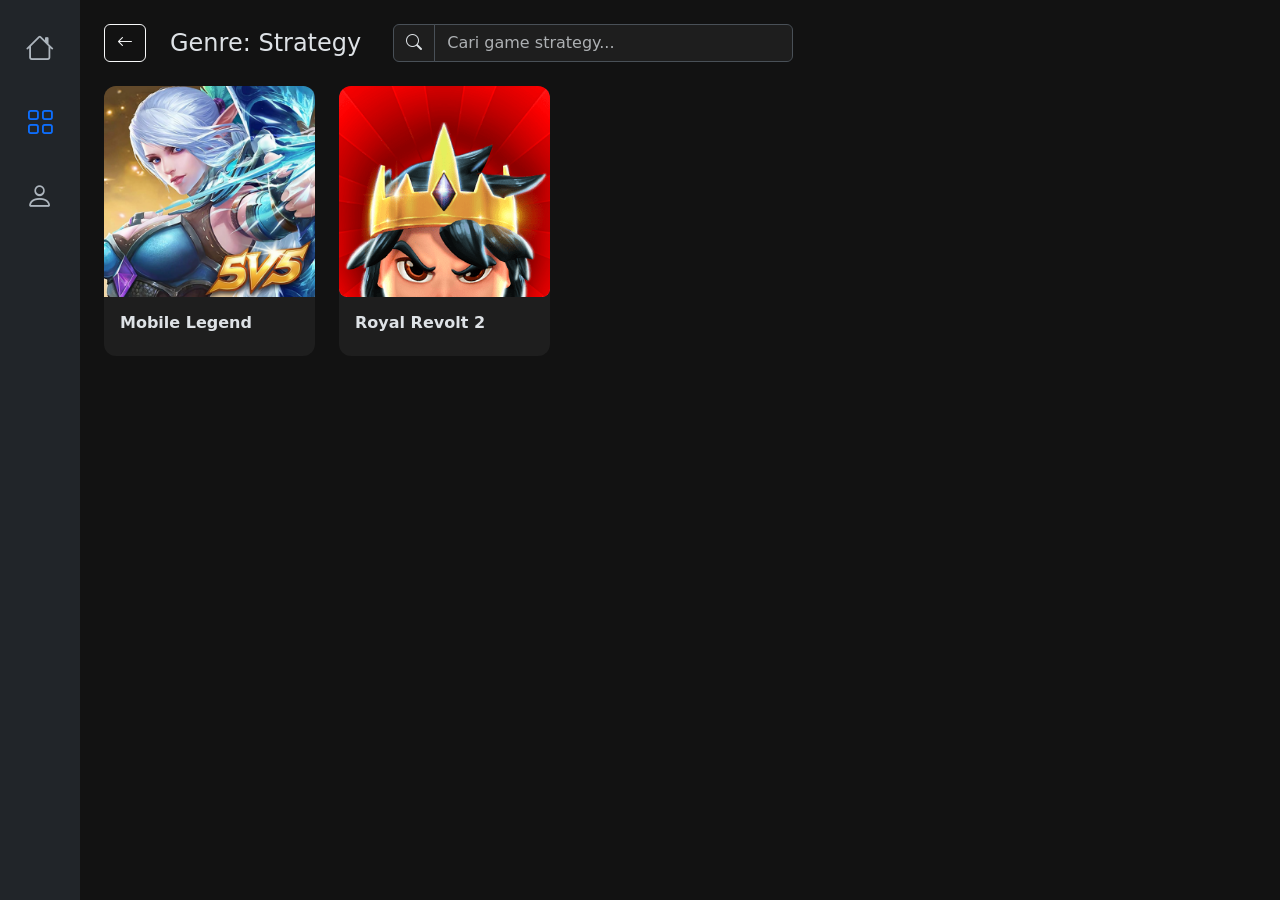
<file: genre_strategy.html>
<!DOCTYPE html>
<html lang="id" data-bs-theme="dark">
<head>
    <meta charset="UTF-8">
    <meta name="viewport" content="width=device-width, initial-scale=1.0">
    <title>Genre Action - Game Store</title>
    <link href="assets/img/video-games-icon-png-9.jpg" rel="icon">
    <link href="https://cdn.jsdelivr.net/npm/bootstrap@5.3.3/dist/css/bootstrap.min.css" rel="stylesheet">
    <link href="https://cdn.jsdelivr.net/npm/bootstrap-icons@1.11.3/font/bootstrap-icons.min.css" rel="stylesheet">
    <link rel="stylesheet" href="assets/style.css">
</head>
<body>

    <div class="d-flex">
        <nav class="sidebar offcanvas-lg offcanvas-start p-3 bg-dark" tabindex="-1">
            <div class="offcanvas-body d-flex flex-column p-0">
                <ul class="nav nav-pills flex-column mb-auto">
                    <li class="nav-item"><a href="index.html" class="nav-link"><i class="bi bi-house"></i></a></li>
                    <li class="nav-item"><a href="kategori.html" class="nav-link active"><i class="bi bi-grid"></i></a></li>
                    <li><a href="profile.html" class="nav-link"><i class="bi bi-person"></i></a></li>
                </ul>
            </div>
        </nav>

        <main class="content-area p-4">
            <header class="d-flex align-items-center gap-3 mb-4">
                <a href="kategori.html" class="btn btn-outline-light me-2"><i class="bi bi-arrow-left"></i></a>
                <h1 class="h4 mb-0">Genre: Strategy</h1>
                <div class="input-group search-bar-wrapper flex-grow-1 ms-3">
                    <span class="input-group-text"><i class="bi bi-search"></i></span>
                    <input type="text" class="form-control search-bar" placeholder="Cari game strategy...">
                </div>
            </header>

            <section>
                <div class="row row-cols-2 row-cols-md-3 row-cols-lg-5 g-4" id="game-list">
                    <div class="col">
                        <div class="card game-card h-100">
                            <img src="assets/img/app/ml.jpg" class="card-img-top" alt="Mobile Legend">
                            <div class="card-body"><h5 class="card-title">Mobile Legend</h5></div>
                        </div>
                    </div>
                    <div class="col">
                        <div class="card game-card h-100">
                            <img src="assets/img/app/Royal-Revolt-2-icon.webp" class="card-img-top" alt="Royal Revolt 2">
                            <div class="card-body"><h5 class="card-title">Royal Revolt 2</h5></div>
                        </div>
                    </div>
                </div>
            </section>
        </main>
    </div>

    <nav class="mobile-bottom-nav d-lg-none">
        <a href="index.html" class="nav-link"><i class="bi bi-house"></i><span>Beranda</span></a>
        <a href="kategori.html" class="nav-link active"><i class="bi bi-grid"></i><span>Kategori</span></a>
        <a href="profile.html" class="nav-link"><i class="bi bi-person"></i><span>Profil</span></a>
    </nav>

    <script src="https://cdn.jsdelivr.net/npm/bootstrap@5.3.3/dist/js/bootstrap.bundle.min.js"></script>
    <script>
        document.addEventListener('DOMContentLoaded', function() {
            // 1. Fitur Pencarian Lokal
            const searchInput = document.querySelector('.search-bar');
            const cards = document.querySelectorAll('.game-card');
            
            searchInput.addEventListener('input', function() {
                const query = this.value.toLowerCase();
                cards.forEach(card => {
                    const title = card.querySelector('.card-title').textContent.toLowerCase();
                    card.closest('.col').style.display = title.includes(query) ? '' : 'none';
                });
            });

            // 2. Fitur Klik Buka Play Store
            cards.forEach(card => {
                card.style.cursor = 'pointer';
                card.addEventListener('click', (e) => {
                    if (e.target.closest('a')) return;
                    const title = card.querySelector('.card-title').textContent.trim();
                    window.open(`https://play.google.com/store/search?q=${encodeURIComponent(title)}&c=apps`, '_blank');
                });
            });
        });
    </script>
</body>
</html>
</file>
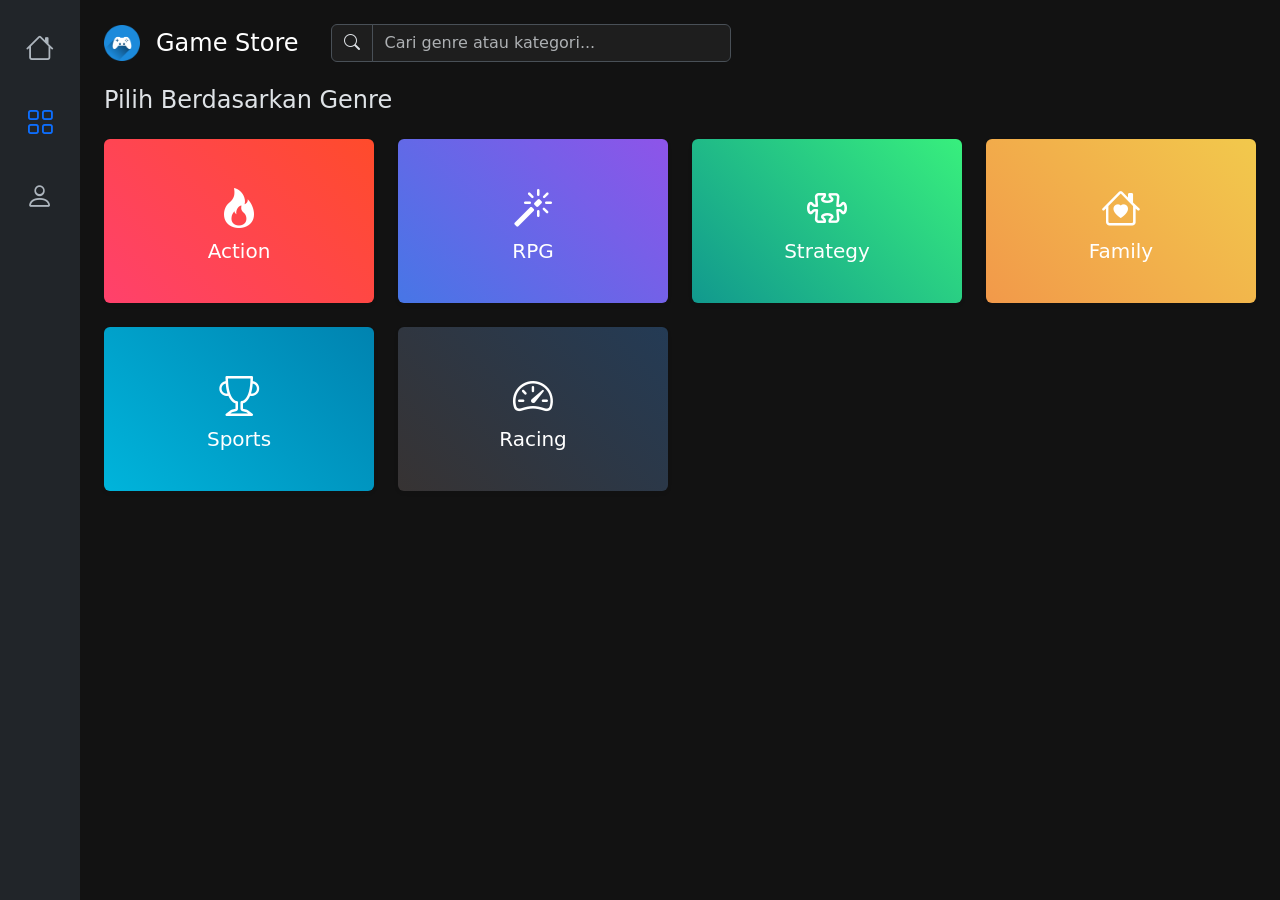
<file: kategori.html>
<!DOCTYPE html>
<html lang="id" data-bs-theme="dark">
<head>
    <meta charset="UTF-8">
    <meta name="viewport" content="width=device-width, initial-scale=1.0">
    <title>Game Store</title>
    <link href="assets/img/video-games-icon-png-9.jpg" rel="icon">
    <link href="assets/img/video-games-icon-png-9.jpg" rel="apple-touch-icon">
    <link href="https://cdn.jsdelivr.net/npm/bootstrap@5.3.3/dist/css/bootstrap.min.css" rel="stylesheet">
    <link href="https://cdn.jsdelivr.net/npm/bootstrap-icons@1.11.3/font/bootstrap-icons.min.css" rel="stylesheet">
    <link rel="stylesheet" href="https://cdn.jsdelivr.net/npm/swiper@11/swiper-bundle.min.css" />
    <link rel="stylesheet" href="assets/style.css">
</head>
<body>

    <div class="d-flex">
        <nav class="sidebar offcanvas-lg offcanvas-start p-3 bg-dark" tabindex="-1">
            <div class="offcanvas-header d-lg-none">
                <h5 class="offcanvas-title" id="sidebarLabel">Menu</h5>
                <button type="button" class="btn-close" data-bs-dismiss="offcanvas" aria-label="Close" data-bs-target="#sidebar"></button>
            </div>
            <div class="offcanvas-body d-flex flex-column p-0">
                <ul class="nav nav-pills flex-column mb-auto">
                    <li class="nav-item">
                        <a href="index.html" class="nav-link" title="Beranda"><i class="bi bi-house"></i></a>
                    </li>
                    <li class="nav-item">
                        <a href="kategori.html" class="nav-link active" title="Kategori"><i class="bi bi-grid"></i></a>
                    </li>
                    <li>
                        <a href="profile.html" class="nav-link" title="Profil"><i class="bi bi-person"></i></a>
                    </li>
                </ul>
            </div>
        </nav>
        <main class="content-area p-4">
            <header class="d-flex align-items-center gap-3 mb-4">
                <a href="index.html" class="d-flex align-items-center gap-3 text-decoration-none text-white me-3">
                    <img src="assets/img/video-games-icon-png-9.jpg" alt="Game Store Logo" class="header-icon">
                    <h1 class="h4 mb-0 d-none d-sm-block">Game Store</h1>
                </a>
                <div class="input-group search-bar-wrapper flex-grow-1">
                    <span class="input-group-text"><i class="bi bi-search"></i></span>
                    <input type="text" class="form-control search-bar" placeholder="Cari genre atau kategori...">
                </div>
            </header>

            <section class="mb-5">
                <h2 class="h4 mb-4">Pilih Berdasarkan Genre</h2>
                
                <div class="row row-cols-2 row-cols-md-3 row-cols-lg-4 g-4" id="genre-container">
                    
                    <div class="col">
                        <a href="genre_action.html" class="text-decoration-none"> <div class="card genre-card h-100 text-center p-4 border-0 shadow-sm" style="background: linear-gradient(45deg, #ff416c, #ff4b2b);">
                                <div class="card-body">
                                    <i class="bi bi-fire fs-1 text-white mb-3"></i>
                                    <h5 class="card-title text-white mb-0">Action</h5>
                                </div>
                            </div>
                        </a>
                    </div>

                    <div class="col">
                        <a href="genre_rpg.html" class="text-decoration-none">
                            <div class="card genre-card h-100 text-center p-4 border-0 shadow-sm" style="background: linear-gradient(45deg, #4776e6, #8e54e9);">
                                <div class="card-body">
                                    <i class="bi bi-magic fs-1 text-white mb-3"></i>
                                    <h5 class="card-title text-white mb-0">RPG</h5>
                                </div>
                            </div>
                        </a>
                    </div>
                    <div class="col">
                        <a href="genre_strategy.html" class="text-decoration-none">
                            <div class="card genre-card h-100 text-center p-4 border-0 shadow-sm" style="background: linear-gradient(45deg, #11998e, #38ef7d);">
                                <div class="card-body">
                                    <i class="bi bi-puzzle fs-1 text-white mb-3"></i> 
                                    <h5 class="card-title text-white mb-0">Strategy</h5>
                                </div>
                            </div>
                        </a>
                    </div>

                    <div class="col">
                        <a href="genre_family.html" class="text-decoration-none">
                            <div class="card genre-card h-100 text-center p-4 border-0 shadow-sm" style="background: linear-gradient(45deg, #f2994a, #f2c94c);">
                                <div class="card-body">
                                    <i class="bi bi-house-heart fs-1 text-white mb-3"></i>
                                    <h5 class="card-title text-white mb-0">Family</h5>
                                </div>
                            </div>
                        </a>
                    </div>

                    <div class="col">
                        <a href="genre_sports.html" class="text-decoration-none">
                            <div class="card genre-card h-100 text-center p-4 border-0 shadow-sm" style="background: linear-gradient(45deg, #00b4db, #0083b0);">
                                <div class="card-body">
                                    <i class="bi bi-trophy fs-1 text-white mb-3"></i>
                                    <h5 class="card-title text-white mb-0">Sports</h5>
                                </div>
                            </div>
                        </a>
                    </div>

                    <div class="col">
                        <a href="genre_racing.html" class="text-decoration-none">
                            <div class="card genre-card h-100 text-center p-4 border-0 shadow-sm" style="background: linear-gradient(45deg, #373333, #243b55);">
                                <div class="card-body">
                                    <i class="bi bi-speedometer2 fs-1 text-white mb-3"></i>
                                    <h5 class="card-title text-white mb-0">Racing</h5>
                                </div>
                            </div>
                        </a>
                    </div>
                </div>
            </section>
        </main>
        <a href="#" class="scroll-top d-flex align-items-center justify-content-center">
            <i class="bi bi-arrow-up-short"></i>
        </a>
    </div>

    <nav class="mobile-bottom-nav d-lg-none">
        <a href="index.html" class="nav-link">
            <i class="bi bi-house"></i>
            <span>Beranda</span>
        </a>
        <a href="kategori.html" class="nav-link active">
            <i class="bi bi-grid"></i>
            <span>Kategori</span>
        </a>
        <a href="profile.html" class="nav-link">
            <i class="bi bi-person"></i>
            <span>Profil</span>
        </a>
    </nav>
    

    <script src="https://cdn.jsdelivr.net/npm/bootstrap@5.3.3/dist/js/bootstrap.bundle.min.js"></script>
    <script src="https://cdn.jsdelivr.net/npm/swiper@11/swiper-bundle.min.js"></script>
</body>
</html>
</file>
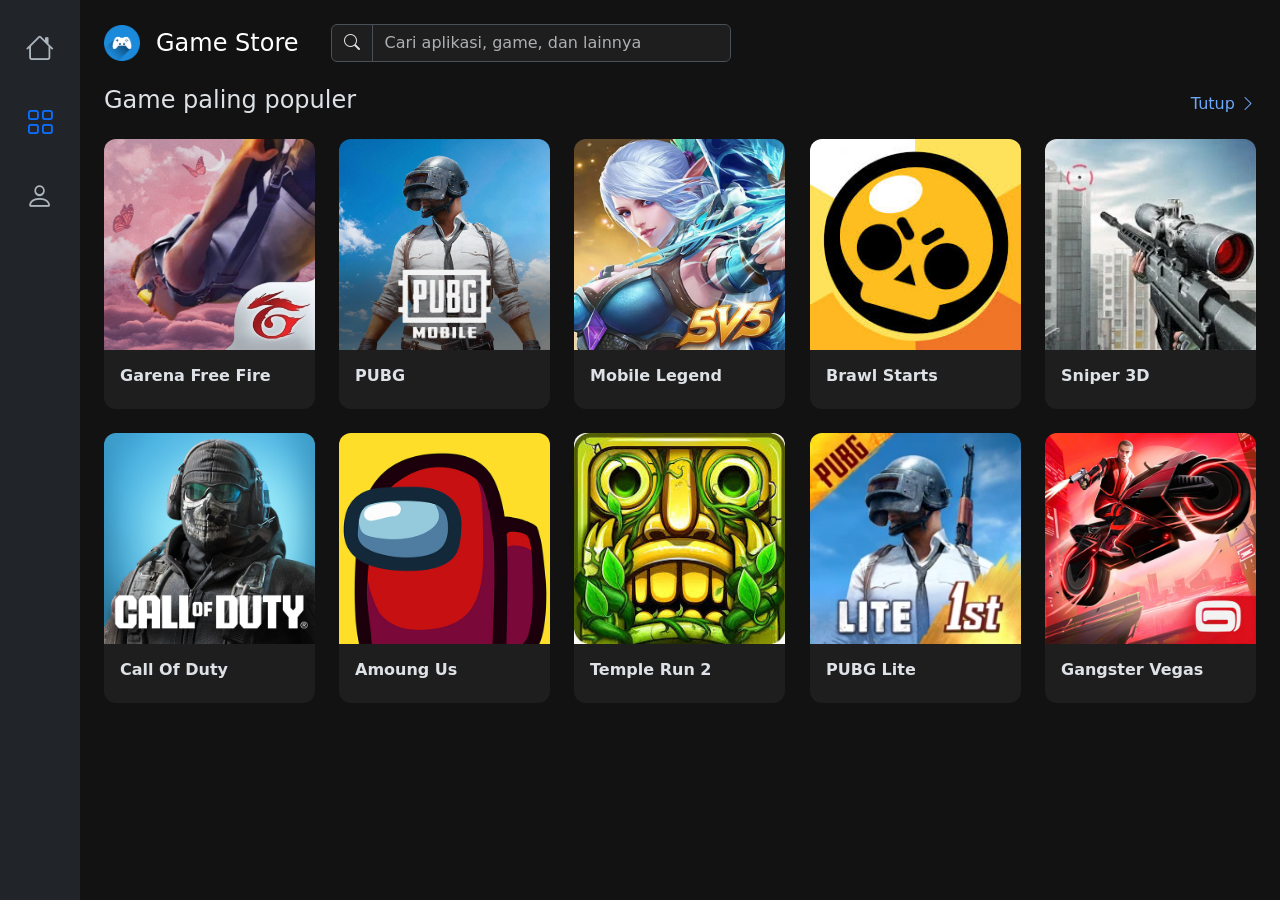
<file: kategori_populer.html>
<!DOCTYPE html>
<html lang="id" data-bs-theme="dark">
<head>
    <meta charset="UTF-8">
    <meta name="viewport" content="width=device-width, initial-scale=1.0">
    <title>Game Store</title>
    <!-- Favicons -->
    <link href="assets/img/video-games-icon-png-9.jpg" rel="icon">
    <link href="assets/img/video-games-icon-png-9.jpg" rel="apple-touch-icon">
    <link href="https://cdn.jsdelivr.net/npm/bootstrap@5.3.3/dist/css/bootstrap.min.css" rel="stylesheet">
    <link href="https://cdn.jsdelivr.net/npm/bootstrap-icons@1.11.3/font/bootstrap-icons.min.css" rel="stylesheet">
    <link rel="stylesheet" href="assets/style.css">
</head>
<body>

    <div class="d-flex">
        <nav class="sidebar offcanvas-lg offcanvas-start p-3 bg-dark" tabindex="-1">
    <script>
        // Klik kartu membuka Play Store search berdasarkan nama aplikasi
        document.querySelectorAll('.game-card').forEach(card => {
            card.addEventListener('click', (e) => {
                if (e.target.closest('a') || e.target.closest('button')) return;
                const titleEl = card.querySelector('.card-title');
                if (!titleEl) return;
                const q = encodeURIComponent(titleEl.textContent.trim());
                const url = `https://play.google.com/store/search?q=${q}&c=apps`;
                window.open(url, '_blank', 'noopener');
            });
        });
    </script>
    <script>
        // Search bar: tekan Enter atau klik ikon untuk membuka Play Store search
        (function(){
            const input = document.querySelector('.search-bar');
            const btn = document.querySelector('.search-bar-wrapper .input-group-text');
            function doSearch(q){
                q = (q||'').trim();
                if(!q) return;
                const url = 'https://play.google.com/store/search?q=' + encodeURIComponent(q) + '&c=apps';
                window.open(url, '_blank', 'noopener');
            }
            if(input){
                input.addEventListener('keydown', e=>{ if(e.key === 'Enter'){ e.preventDefault(); doSearch(input.value); } });
            }
            if(btn){ btn.addEventListener('click', ()=> doSearch(input && input.value)); }
        })();
    </script>
            <div class="offcanvas-header d-lg-none">
                <h5 class="offcanvas-title" id="sidebarLabel">Menu</h5>
                <button type="button" class="btn-close" data-bs-dismiss="offcanvas" aria-label="Close" data-bs-target="#sidebar"></button>
            </div>
            <div class="offcanvas-body d-flex flex-column p-0">
                <ul class="nav nav-pills flex-column mb-auto">
                    <li class="nav-item">
                        <a href="index.html" class="nav-link" title="Beranda"><i class="bi bi-house"></i></a>
                    </li>
                    <li class="nav-item">
                        <a href="kategori.html" class="nav-link active" title="Kategori"><i class="bi bi-grid"></i></a>
                    </li>
                    <li>
                        <a href="profile.html" class="nav-link" title="Profil"><i class="bi bi-person"></i></a>
                    </li>
                </ul>
            </div>
        </nav>

        <main class="content-area p-4">
            <header class="d-flex align-items-center gap-3 mb-4">
                <!-- <button class="btn d-lg-none p-0" type="button" data-bs-toggle="offcanvas" data-bs-target="#sidebar" aria-controls="sidebar">
                    <i class="bi bi-list fs-2"></i>
                </button> -->
                <a href="index.html" class="d-flex align-items-center gap-3 text-decoration-none text-white me-3">
                    <img src="assets/img/video-games-icon-png-9.jpg" alt="Game Store Logo" class="header-icon">
                    <h1 class="h4 mb-0 d-none d-sm-block">Game Store</h1>
                </a>
                <div class="input-group search-bar-wrapper flex-grow-1">
                    <span class="input-group-text"><i class="bi bi-search"></i></span>
                    <input type="text" class="form-control search-bar" placeholder="Cari aplikasi, game, dan lainnya">
                </div>
            </header>

            <section class="mb-5">
                <div class="d-flex justify-content-between align-items-center mb-3">
                    <h2 class="h4">Game paling populer</h2>
                    <a href="kategori.html" class="text-decoration-none">Tutup <i class="bi bi-chevron-right"></i></a>
                </div>
                
                <div class="row row-cols-2 row-cols-sm-2 row-cols-md-3 row-cols-lg-4 row-cols-xl-5 g-4">
                        <div class="col">
                            <div class="card game-card h-100">
                                <img src="assets/img/app/ff.jpg" class="card-img-top" alt="Garena Free Fire">
                                <div class="card-body">
                                    <h5 class="card-title">Garena Free Fire</h5>
                                    <span class="badge bg-success mb-2"></span>
                                </div>
                            </div>
                        </div>
                         <div class="col">
                            <div class="card game-card h-100">
                                <img src="assets/img/app/pubg.png" class="card-img-top" alt="PUBG">
                                <div class="card-body">
                                    <h5 class="card-title">PUBG</h5>
                                    
                                </div>
                            </div>
                        </div>
                        <div class="col">
                            <div class="card game-card h-100">
                                <img src="assets/img/app/ml.jpg" class="card-img-top" alt="Mobile Legend">
                                <div class="card-body">
                                    <h5 class="card-title">Mobile Legend</h5>
                                    
                                </div>
                            </div>
                        </div>
                        <div class="col">
                            <div class="card game-card h-100">
                                <img src="assets/img/app/brawel.jpeg" class="card-img-top" alt="Brawl Starts">
                                <div class="card-body">
                                    <h5 class="card-title">Brawl Starts</h5>
                                    <span class="badge bg-success mb-2"></span>
                                </div>
                            </div>
                        </div>
                         <div class="col">
                            <div class="card game-card h-100">
                                <img src="assets/img/app/sniper3d.webp" class="card-img-top" alt="Sniper 3D">
                                <div class="card-body">
                                    <h5 class="card-title">Sniper 3D</h5>
                                    
                                </div>
                            </div>
                        </div>
                        <div class="col">
                            <div class="card game-card h-100">
                                <img src="assets/img/app/callofduty.png" class="card-img-top" alt="Call Of Duty">
                                <div class="card-body">
                                    <h5 class="card-title">Call Of Duty</h5>
                                    
                                </div>
                            </div>
                        </div>
                        <div class="col">
                            <div class="card game-card h-100">
                                <img src="assets/img/app/amoungus.jpg" class="card-img-top" alt="Amoung Us">
                                <div class="card-body">
                                    <h5 class="card-title">Amoung Us</h5>
                                    
                                </div>
                            </div>
                        </div>
                        <div class="col">
                            <div class="card game-card h-100">
                                <img src="assets/img/app/templerun.jpeg" class="card-img-top" alt="Temple Run 2">
                                <div class="card-body">
                                    <h5 class="card-title">Temple Run 2</h5>
                                    <span class="badge bg-success mb-2"></span>
                                </div>
                            </div>
                        </div>
                         <div class="col">
                            <div class="card game-card h-100">
                                <img src="assets/img/app/litepubg.webp" class="card-img-top" alt="PUBG Lite">
                                <div class="card-body">
                                    <h5 class="card-title">PUBG Lite</h5>
                                    
                                </div>
                            </div>
                        </div>
                        <div class="col">
                            <div class="card game-card h-100">
                                <img src="assets/img/app/gangster.png" class="card-img-top" alt="Gangster Vegas">
                                <div class="card-body">
                                    <h5 class="card-title">Gangster Vegas</h5>
                                    
                                </div>
                            </div>
                        </div>
                    
                </div>
            </section>
        </main>

        <a href="#" class="scroll-top d-flex align-items-center justify-content-center">
            <i class="bi bi-arrow-up-short"></i>
        </a>
    </div>

    <nav class="mobile-bottom-nav d-lg-none">
        <a href="index.html" class="nav-link">
            <i class="bi bi-house"></i>
            <span>Beranda</span>
        </a>
        <a href="kategori.html" class="nav-link active">
            <i class="bi bi-grid"></i>
            <span>Kategori</span>
        </a>
        <a href="profile.html" class="nav-link">
            <i class="bi bi-person"></i>
            <span>Profil</span>
        </a>
    </nav>

    <script src="https://cdn.jsdelivr.net/npm/bootstrap@5.3.3/dist/js/bootstrap.bundle.min.js"></script>
    <script>
        // Fitur Pencarian / Filter Lokal
        document.addEventListener('DOMContentLoaded', function() {
            const searchInput = document.querySelector('.search-bar');
            const searchIcon = document.querySelector('.search-bar-wrapper .input-group-text');
            const cards = document.querySelectorAll('.game-card');

            function filterGames() {
                const query = searchInput.value.toLowerCase().trim();
                
                cards.forEach(card => {
                    const title = card.querySelector('.card-title').textContent.toLowerCase();
                    // Mencari container pembungkus kartu (bisa .col atau .swiper-slide)
                    const container = card.closest('.col') || card.closest('.swiper-slide');
                    
                    if (title.includes(query)) {
                        if (container) container.style.display = ''; // Tampilkan
                    } else {
                        if (container) container.style.display = 'none'; // Sembunyikan
                    }
                });
            }

            if (searchInput) {
                // Filter langsung saat mengetik (real-time)
                searchInput.addEventListener('input', filterGames);
                
                // Filter saat menekan tombol Enter
                searchInput.addEventListener('keydown', e => {
                    if (e.key === 'Enter') {
                        e.preventDefault();
                        filterGames();
                    }
                });
            }

            if (searchIcon) {
                // Filter saat ikon kaca pembesar diklik
                searchIcon.addEventListener('click', filterGames);
            }
        });
    </script>
    <script>
    document.addEventListener('DOMContentLoaded', function() {
        // --- 1. FITUR PENCARIAN / FILTER LOKAL ---
        const searchInput = document.querySelector('.search-bar');
        const searchIcon = document.querySelector('.search-bar-wrapper .input-group-text');
        const cards = document.querySelectorAll('.game-card');

        function filterGames() {
            const query = searchInput.value.toLowerCase().trim();
            
            cards.forEach(card => {
                const title = card.querySelector('.card-title').textContent.toLowerCase();
                // Mencari container pembungkus kartu (.col)
                const container = card.closest('.col');
                
                if (title.includes(query)) {
                    if (container) container.style.display = ''; 
                } else {
                    if (container) container.style.display = 'none';
                }
            });
        }

        if (searchInput) {
            searchInput.addEventListener('input', filterGames);
            searchInput.addEventListener('keydown', e => {
                if (e.key === 'Enter') {
                    e.preventDefault();
                    filterGames();
                }
            });
        }
        if (searchIcon) {
            searchIcon.addEventListener('click', filterGames);
        }

        // --- 2. FITUR KLIK KARTU BUKA PLAY STORE ---
        cards.forEach(card => {
            card.style.cursor = 'pointer'; // Membuat kursor berubah jadi tangan saat di atas kartu
            card.addEventListener('click', (e) => {
                // Jangan jalankan jika yang diklik adalah link atau tombol di dalam kartu
                if (e.target.closest('a') || e.target.closest('button')) return;

                const titleEl = card.querySelector('.card-title');
                if (!titleEl) return;

                const q = encodeURIComponent(titleEl.textContent.trim());
                const url = `https://play.google.com/store/search?q=${q}&c=apps`;
                window.open(url, '_blank', 'noopener');
            });
        });
    });
</script>
    <script>
        // --- Script untuk Popover (Sudah ada) ---
        const popoverTriggerList = document.querySelectorAll('[data-bs-toggle="popover"]');
        const popoverList = [...popoverTriggerList].map(popoverTriggerEl => new bootstrap.Popover(popoverTriggerEl, {
            container: 'body'
        }));

        // --- BARU: Script untuk Scroll-to-Top ---
        const scrollTop = document.querySelector('.scroll-top');
        if (scrollTop) {
            const togglescrollTop = function() {
                window.scrollY > 100 ? scrollTop.classList.add('active') : scrollTop.classList.remove('active');
            }
            window.addEventListener('load', togglescrollTop);
            document.addEventListener('scroll', togglescrollTop);
            scrollTop.addEventListener('click', (e) => {
                e.preventDefault();
                window.scrollTo({
                    top: 0,
                    behavior: 'smooth'
                });
            });
        }
    </script>
</body>
</html>
</file>
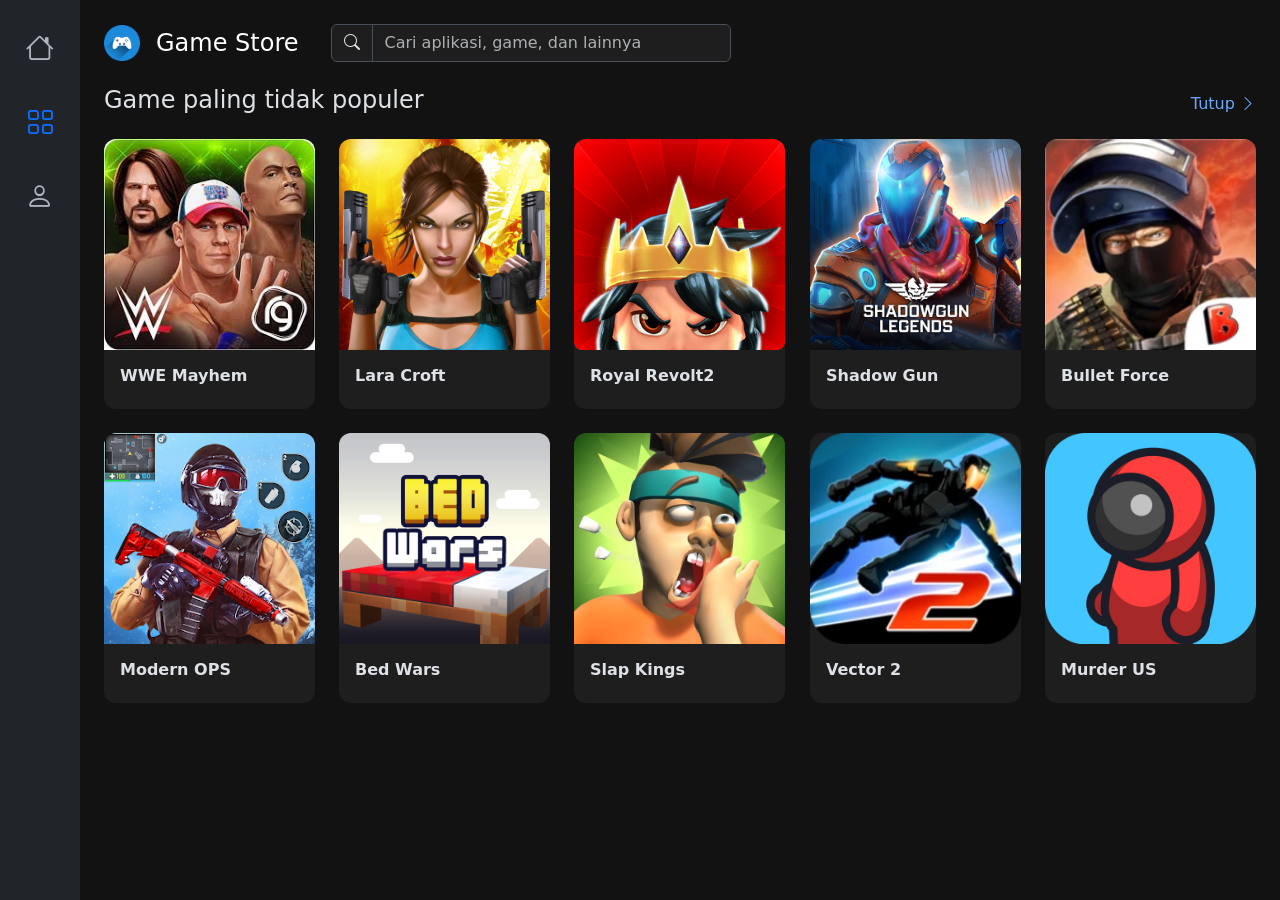
<file: kategori_tdkpopuler.html>
<!DOCTYPE html>
<html lang="id" data-bs-theme="dark">
<head>
    <meta charset="UTF-8">
    <meta name="viewport" content="width=device-width, initial-scale=1.0">
    <title>Game Store</title>
    <!-- Favicons -->
    <link href="assets/img/video-games-icon-png-9.jpg" rel="icon">
    <link href="assets/img/video-games-icon-png-9.jpg" rel="apple-touch-icon">
    <link href="https://cdn.jsdelivr.net/npm/bootstrap@5.3.3/dist/css/bootstrap.min.css" rel="stylesheet">
    <link href="https://cdn.jsdelivr.net/npm/bootstrap-icons@1.11.3/font/bootstrap-icons.min.css" rel="stylesheet">
    <link rel="stylesheet" href="assets/style.css">
</head>
<body>

    <div class="d-flex">
        <nav class="sidebar offcanvas-lg offcanvas-start p-3 bg-dark" tabindex="-1">
    <script>
        // Klik kartu membuka Play Store search berdasarkan nama aplikasi
        document.querySelectorAll('.game-card').forEach(card => {
            card.addEventListener('click', (e) => {
                if (e.target.closest('a') || e.target.closest('button')) return;
                const titleEl = card.querySelector('.card-title');
                if (!titleEl) return;
                const q = encodeURIComponent(titleEl.textContent.trim());
                const url = `https://play.google.com/store/search?q=${q}&c=apps`;
                window.open(url, '_blank', 'noopener');
            });
        });
    </script>
    <script>
        // Search bar: tekan Enter atau klik ikon untuk membuka Play Store search
        (function(){
            const input = document.querySelector('.search-bar');
            const btn = document.querySelector('.search-bar-wrapper .input-group-text');
            function doSearch(q){
                q = (q||'').trim();
                if(!q) return;
                const url = 'https://play.google.com/store/search?q=' + encodeURIComponent(q) + '&c=apps';
                window.open(url, '_blank', 'noopener');
            }
            if(input){
                input.addEventListener('keydown', e=>{ if(e.key === 'Enter'){ e.preventDefault(); doSearch(input.value); } });
            }
            if(btn){ btn.addEventListener('click', ()=> doSearch(input && input.value)); }
        })();
    </script>
            <div class="offcanvas-header d-lg-none">
                <h5 class="offcanvas-title" id="sidebarLabel">Menu</h5>
                <button type="button" class="btn-close" data-bs-dismiss="offcanvas" aria-label="Close" data-bs-target="#sidebar"></button>
            </div>
            <div class="offcanvas-body d-flex flex-column p-0">
                <ul class="nav nav-pills flex-column mb-auto">
                    <li class="nav-item">
                        <a href="index.html" class="nav-link" title="Beranda"><i class="bi bi-house"></i></a>
                    </li>
                    <li class="nav-item">
                        <a href="kategori.html" class="nav-link active" title="Kategori"><i class="bi bi-grid"></i></a>
                    </li>
                    <li>
                        <a href="profile.html" class="nav-link" title="Profil"><i class="bi bi-person"></i></a>
                    </li>
                </ul>
            </div>
        </nav>

        <main class="content-area p-4">
            <header class="d-flex align-items-center gap-3 mb-4">
                <!-- <button class="btn d-lg-none p-0" type="button" data-bs-toggle="offcanvas" data-bs-target="#sidebar" aria-controls="sidebar">
                    <i class="bi bi-list fs-2"></i>
                </button> -->
                <a href="index.html" class="d-flex align-items-center gap-3 text-decoration-none text-white me-3">
                    <img src="assets/img/video-games-icon-png-9.jpg" alt="Game Store Logo" class="header-icon">
                    <h1 class="h4 mb-0 d-none d-sm-block">Game Store</h1>
                </a>
                <div class="input-group search-bar-wrapper flex-grow-1">
                    <span class="input-group-text"><i class="bi bi-search"></i></span>
                    <input type="text" class="form-control search-bar" placeholder="Cari aplikasi, game, dan lainnya">
                </div>
            </header>

            <section class="mb-5">
                <div class="d-flex justify-content-between align-items-center mb-3">
                    <h2 class="h4">Game paling tidak populer</h2>
                    <a href="kategori.html" class="text-decoration-none">Tutup <i class="bi bi-chevron-right"></i></a>
                </div>
                
                <div class="row row-cols-2 row-cols-sm-2 row-cols-md-3 row-cols-lg-4 row-cols-xl-5 g-4">
                    <div class="col">
                            <div class="card game-card h-100">
                                <img src="assets/img/app/wwe.jpeg" class="card-img-top" alt="WWE Mayhem">
                                <div class="card-body">
                                    <h5 class="card-title">WWE Mayhem</h5>
                                    <span class="badge bg-success mb-2"></span>
                                </div>
                            </div>
                        </div>
                         <div class="col">
                            <div class="card game-card h-100">
                                <img src="assets/img/app/laracroft.png" class="card-img-top" alt="Lara Croft">
                                <div class="card-body">
                                    <h5 class="card-title">Lara Croft</h5>
                                    
                                </div>
                            </div>
                        </div>
                        <div class="col">
                            <div class="card game-card h-100">
                                <img src="assets/img/app/Royal-Revolt-2-icon.webp" class="card-img-top" alt="Royal Revolt 2">
                                <div class="card-body">
                                    <h5 class="card-title">Royal Revolt2</h5>
                                    
                                </div>
                            </div>
                        </div>
                        <div class="col">
                            <div class="card game-card h-100">
                                <img src="assets/img/app/shadowgun.png" class="card-img-top" alt="Shadow Gun">
                                <div class="card-body">
                                    <h5 class="card-title">Shadow Gun</h5>
                                    <span class="badge bg-success mb-2"></span>
                                </div>
                            </div>
                        </div>
                         <div class="col">
                            <div class="card game-card h-100">
                                <img src="assets/img/app/bullet.webp" class="card-img-top" alt="Bullet Force">
                                <div class="card-body">
                                    <h5 class="card-title">Bullet Force</h5>
                                    
                                </div>
                            </div>
                        </div>
                        <div class="col">
                            <div class="card game-card h-100">
                                <img src="assets/img/app/modernops.webp" class="card-img-top" alt="Modern OPS">
                                <div class="card-body">
                                    <h5 class="card-title">Modern OPS</h5>
                                    
                                </div>
                            </div>
                        </div>
                        <div class="col">
                            <div class="card game-card h-100">
                                <img src="assets/img/app/bedwar.png" class="card-img-top" alt="Bed Wars">
                                <div class="card-body">
                                    <h5 class="card-title">Bed Wars</h5>
                                    
                                </div>
                            </div>
                        </div>
                        <div class="col">
                            <div class="card game-card h-100">
                                <img src="assets/img/app/slap.jpg" class="card-img-top" alt="Slap Kings">
                                <div class="card-body">
                                    <h5 class="card-title">Slap Kings</h5>
                                    <span class="badge bg-success mb-2"></span>
                                </div>
                            </div>
                        </div>
                         <div class="col">
                            <div class="card game-card h-100">
                                <img src="assets/img/app/vektor2.webp" class="card-img-top" alt="Vector 2">
                                <div class="card-body">
                                    <h5 class="card-title">Vector 2</h5>
                                    
                                </div>
                            </div>
                        </div>
                        <div class="col">
                            <div class="card game-card h-100">
                                <img src="assets/img/app/murderus.png" class="card-img-top" alt="Murder US">
                                <div class="card-body">
                                    <h5 class="card-title">Murder US</h5>
                                    
                                </div>
                            </div>
                        </div>
                    
                </div>
            </section>
        </main>

        <a href="#" class="scroll-top d-flex align-items-center justify-content-center">
            <i class="bi bi-arrow-up-short"></i>
        </a>
    </div>

    <nav class="mobile-bottom-nav d-lg-none">
        <a href="index.html" class="nav-link">
            <i class="bi bi-house"></i>
            <span>Beranda</span>
        </a>
        <a href="kategori.html" class="nav-link active">
            <i class="bi bi-grid"></i>
            <span>Kategori</span>
        </a>
        <a href="profile.html" class="nav-link">
            <i class="bi bi-person"></i>
            <span>Profil</span>
        </a>
    </nav>

    <script src="https://cdn.jsdelivr.net/npm/bootstrap@5.3.3/dist/js/bootstrap.bundle.min.js"></script>
    <script>
        // Fitur Pencarian / Filter Lokal
        document.addEventListener('DOMContentLoaded', function() {
            const searchInput = document.querySelector('.search-bar');
            const searchIcon = document.querySelector('.search-bar-wrapper .input-group-text');
            const cards = document.querySelectorAll('.game-card');

            function filterGames() {
                const query = searchInput.value.toLowerCase().trim();
                
                cards.forEach(card => {
                    const title = card.querySelector('.card-title').textContent.toLowerCase();
                    // Mencari container pembungkus kartu (bisa .col atau .swiper-slide)
                    const container = card.closest('.col') || card.closest('.swiper-slide');
                    
                    if (title.includes(query)) {
                        if (container) container.style.display = ''; // Tampilkan
                    } else {
                        if (container) container.style.display = 'none'; // Sembunyikan
                    }
                });
            }

            if (searchInput) {
                // Filter langsung saat mengetik (real-time)
                searchInput.addEventListener('input', filterGames);
                
                // Filter saat menekan tombol Enter
                searchInput.addEventListener('keydown', e => {
                    if (e.key === 'Enter') {
                        e.preventDefault();
                        filterGames();
                    }
                });
            }

            if (searchIcon) {
                // Filter saat ikon kaca pembesar diklik
                searchIcon.addEventListener('click', filterGames);
            }
        });
    </script>
    <script>
    document.addEventListener('DOMContentLoaded', function() {
        // --- 1. FITUR PENCARIAN / FILTER LOKAL ---
        const searchInput = document.querySelector('.search-bar');
        const searchIcon = document.querySelector('.search-bar-wrapper .input-group-text');
        const cards = document.querySelectorAll('.game-card');

        function filterGames() {
            const query = searchInput.value.toLowerCase().trim();
            
            cards.forEach(card => {
                const title = card.querySelector('.card-title').textContent.toLowerCase();
                // Mencari container pembungkus kartu (.col)
                const container = card.closest('.col');
                
                if (title.includes(query)) {
                    if (container) container.style.display = ''; 
                } else {
                    if (container) container.style.display = 'none';
                }
            });
        }

        if (searchInput) {
            searchInput.addEventListener('input', filterGames);
            searchInput.addEventListener('keydown', e => {
                if (e.key === 'Enter') {
                    e.preventDefault();
                    filterGames();
                }
            });
        }
        if (searchIcon) {
            searchIcon.addEventListener('click', filterGames);
        }

        // --- 2. FITUR KLIK KARTU BUKA PLAY STORE ---
        cards.forEach(card => {
            card.style.cursor = 'pointer'; // Membuat kursor berubah jadi tangan saat di atas kartu
            card.addEventListener('click', (e) => {
                // Jangan jalankan jika yang diklik adalah link atau tombol di dalam kartu
                if (e.target.closest('a') || e.target.closest('button')) return;

                const titleEl = card.querySelector('.card-title');
                if (!titleEl) return;

                const q = encodeURIComponent(titleEl.textContent.trim());
                const url = `https://play.google.com/store/search?q=${q}&c=apps`;
                window.open(url, '_blank', 'noopener');
            });
        });
    });
</script>
    <script>
        // --- Script untuk Popover (Sudah ada) ---
        const popoverTriggerList = document.querySelectorAll('[data-bs-toggle="popover"]');
        const popoverList = [...popoverTriggerList].map(popoverTriggerEl => new bootstrap.Popover(popoverTriggerEl, {
            container: 'body'
        }));

        // --- BARU: Script untuk Scroll-to-Top ---
        const scrollTop = document.querySelector('.scroll-top');
        if (scrollTop) {
            const togglescrollTop = function() {
                window.scrollY > 100 ? scrollTop.classList.add('active') : scrollTop.classList.remove('active');
            }
            window.addEventListener('load', togglescrollTop);
            document.addEventListener('scroll', togglescrollTop);
            scrollTop.addEventListener('click', (e) => {
                e.preventDefault();
                window.scrollTo({
                    top: 0,
                    behavior: 'smooth'
                });
            });
        }
    </script>
</body>
</html>
</file>
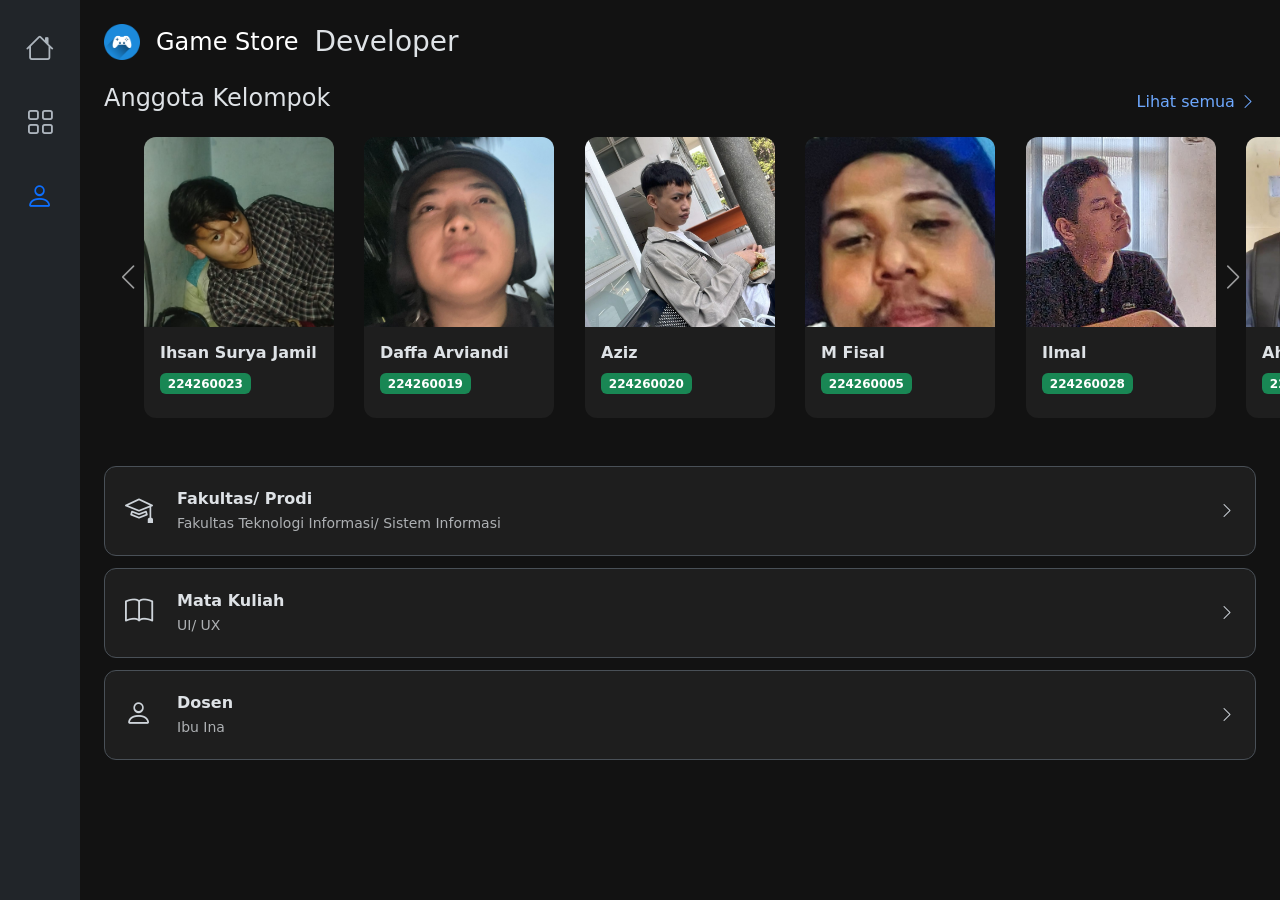
<file: profile.html>
<!DOCTYPE html>
<html lang="id" data-bs-theme="dark">
<head>
    <meta charset="UTF-8">
    <meta name="viewport" content="width=device-width, initial-scale=1.0">
    <title>Profil Pengguna - Game Store</title>
    <link href="assets/img/video-games-icon-png-9.jpg" rel="icon">
    <link href="assets/img/video-games-icon-png-9.jpg" rel="apple-touch-icon">
    <link href="https://cdn.jsdelivr.net/npm/bootstrap@5.3.3/dist/css/bootstrap.min.css" rel="stylesheet">
    <link href="https://cdn.jsdelivr.net/npm/bootstrap-icons@1.11.3/font/bootstrap-icons.min.css" rel="stylesheet">
    <link rel="stylesheet" href="https://cdn.jsdelivr.net/npm/swiper@11/swiper-bundle.min.css" />
    <link rel="stylesheet" href="assets/style.css">
</head>
<body>

    <div class="d-flex">
        <nav class="sidebar offcanvas-lg offcanvas-start p-3 bg-dark" tabindex="-1">
            <div class="offcanvas-header d-lg-none">
                <h5 class="offcanvas-title" id="sidebarLabel">Menu</h5>
                <button type="button" class="btn-close" data-bs-dismiss="offcanvas" aria-label="Close" data-bs-target="#sidebar"></button>
            </div>
            <div class="offcanvas-body d-flex flex-column p-0">
                <ul class="nav nav-pills flex-column mb-auto">
                    <li class="nav-item">
                        <a href="index.html" class="nav-link" title="Beranda"><i class="bi bi-house"></i></a>
                    </li>
                    <li class="nav-item">
                        <a href="kategori.html" class="nav-link" title="Kategori"><i class="bi bi-grid"></i></a>
                    </li>
                    <li>
                        <a href="profile.html" class="nav-link active" title="Profil"><i class="bi bi-person"></i></a>
                    </li>
                </ul>
            </div>
        </nav>

        <main class="content-area p-4">
            <header class="d-flex justify-content-between align-items-center mb-4">
                <a href="index.html" class="d-flex align-items-center gap-3 text-decoration-none text-white me-3">
                    <img src="assets/img/video-games-icon-png-9.jpg" alt="Game Store Logo" class="header-icon">
                    <h1 class="h4 mb-0 d-none d-sm-block">Game Store</h1>
                </a>
                <h1 class="h3 mb-0 flex-grow-1">Developer</h1>
            </header>

            <section class="mb-5">
                <div class="d-flex justify-content-between align-items-center mb-3">
                    <h2 class="h4">Anggota Kelompok</h2>
                    <a href="profile_detail.html" class="text-decoration-none">Lihat semua <i class="bi bi-chevron-right"></i></a>
                </div>
                
                <div class="swiper member-slider">
                    <div class="swiper-wrapper">
                        <div class="swiper-slide">
                            <div class="card game-card h-100">
                                <img src="assets/img/isan.jpg" class="card-img-top" alt="Ihsan">
                                <div class="card-body">
                                    <h5 class="card-title">Ihsan Surya Jamil</h5>
                                    <span class="badge bg-success mb-2">224260023</span>
                                </div>
                            </div>
                        </div>
                        <div class="swiper-slide">
                            <div class="card game-card h-100">
                                <img src="assets/img/dafa.jpg" class="card-img-top" alt="Daffa">
                                <div class="card-body">
                                    <h5 class="card-title">Daffa Arviandi</h5>
                                    <span class="badge bg-success mb-2">224260019</span>
                                </div>
                            </div>
                        </div>
                        <div class="swiper-slide">
                            <div class="card game-card h-100">
                                <img src="assets/img/aziz.jpg" class="card-img-top" alt="Aziz">
                                <div class="card-body">
                                    <h5 class="card-title">Aziz</h5>
                                    <span class="badge bg-success mb-2">224260020</span>
                                </div>
                            </div>
                        </div>
                        <div class="swiper-slide">
                            <div class="card game-card h-100">
                                <img src="assets/img/fisal.jpg" class="card-img-top" alt="Fisal">
                                <div class="card-body">
                                    <h5 class="card-title">M Fisal</h5>
                                    <span class="badge bg-success mb-2">224260005</span>
                                </div>
                            </div>
                        </div>
                        <div class="swiper-slide">
                            <div class="card game-card h-100">
                                <img src="assets/img/ilmal.jpg" class="card-img-top" alt="Ilmal">
                                <div class="card-body">
                                    <h5 class="card-title">Ilmal</h5>
                                    <span class="badge bg-success mb-2">224260028</span>
                                </div>
                            </div>
                        </div>
                        <div class="swiper-slide">
                            <div class="card game-card h-100">
                                <img src="assets/img/agam.jpg" class="card-img-top" alt="Agam">
                                <div class="card-body">
                                    <h5 class="card-title">Ahmad</h5>
                                    <span class="badge bg-success mb-2">2242660039</span>
                                </div>
                            </div>
                        </div>
                    </div>
                    <div class="swiper-button-next"></div>
                    <div class="swiper-button-prev"></div>
                </div>
            </section>

            <section>
                <div class="list-group profile-list">
                    <a href="#" class="list-group-item list-group-item-action d-flex justify-content-between align-items-center">
                        <div class="d-flex align-items-center">
                            <i class="bi bi-mortarboard fs-3 me-4"></i> <div>
                                <strong class="d-block">Fakultas/ Prodi</strong>
                                <small class="text-body-secondary">Fakultas Teknologi Informasi/ Sistem Informasi</small>
                            </div>
                        </div>
                        <i class="bi bi-chevron-right"></i>
                    </a>
                    <a href="#" class="list-group-item list-group-item-action d-flex justify-content-between align-items-center">
                        <div class="d-flex align-items-center">
                            <i class="bi bi-book fs-3 me-4"></i> <div>
                                <strong class="d-block">Mata Kuliah</strong>
                                <small class="text-body-secondary">UI/ UX</small>
                            </div>
                        </div>
                        <i class="bi bi-chevron-right"></i>
                    </a>
                    <a href="#" class="list-group-item list-group-item-action d-flex justify-content-between align-items-center">
                        <div class="d-flex align-items-center">
                            <i class="bi bi-person fs-3 me-4"></i> <div>
                                <strong class="d-block">Dosen</strong>
                                <small class="text-body-secondary">Ibu Ina</small>
                            </div>
                        </div>
                        <i class="bi bi-chevron-right"></i>
                    </a>
                </div>
            </section>
        </main>
    </div>
    <a href="#" class="scroll-top d-flex align-items-center justify-content-center">
            <i class="bi bi-arrow-up-short"></i>
        </a>
    </div>

    <nav class="mobile-bottom-nav d-lg-none">
        <a href="index.html" class="nav-link">
            <i class="bi bi-house"></i>
            <span>Beranda</span>
        </a>
        <a href="kategori.html" class="nav-link">
            <i class="bi bi-grid"></i>
            <span>Kategori</span>
        </a>
        <a href="profile.html" class="nav-link active">
            <i class="bi bi-person"></i>
            <span>Profil</span>
        </a>
    </nav>

    <script src="https://cdn.jsdelivr.net/npm/bootstrap@5.3.3/dist/js/bootstrap.bundle.min.js"></script>
    <script src="https://cdn.jsdelivr.net/npm/swiper@11/swiper-bundle.min.js"></script>

    <script>
    const swiper = new Swiper('.member-slider', {
        loop: true,
        autoplay: {
            delay: 3000,
            disableOnInteraction: false,
        },
        
        breakpoints: {
            // Untuk HP kecil (potrait)
            320: { 
                slidesPerView: 2, // Cukup 2 kartu agar lebih lega
                spaceBetween: 10 
            },
            // Untuk HP ukuran sedang
            480: { 
                slidesPerView: 2, 
                spaceBetween: 15 
            },
            // Untuk Tablet
            768: { 
                slidesPerView: 3, 
                spaceBetween: 20 
            },
            // Untuk Desktop
            992: { 
                slidesPerView: 4, 
                spaceBetween: 30 
            },
            1200: { 
                slidesPerView: 5, 
                spaceBetween: 30 
            }
        },

        navigation: {
            nextEl: '.swiper-button-next',
            prevEl: '.swiper-button-prev',
        },
    });
</script>

    <script>
        // --- Script untuk Popover (Sudah ada) ---
        const popoverTriggerList = document.querySelectorAll('[data-bs-toggle="popover"]');
        const popoverList = [...popoverTriggerList].map(popoverTriggerEl => new bootstrap.Popover(popoverTriggerEl, {
            container: 'body'
        }));

        // --- BARU: Script untuk Scroll-to-Top ---
        const scrollTop = document.querySelector('.scroll-top');
        if (scrollTop) {
            const togglescrollTop = function() {
                window.scrollY > 100 ? scrollTop.classList.add('active') : scrollTop.classList.remove('active');
            }
            window.addEventListener('load', togglescrollTop);
            document.addEventListener('scroll', togglescrollTop);
            scrollTop.addEventListener('click', (e) => {
                e.preventDefault();
                window.scrollTo({
                    top: 0,
                    behavior: 'smooth'
                });
            });
        }
    </script>
</body>
</html>
</file>
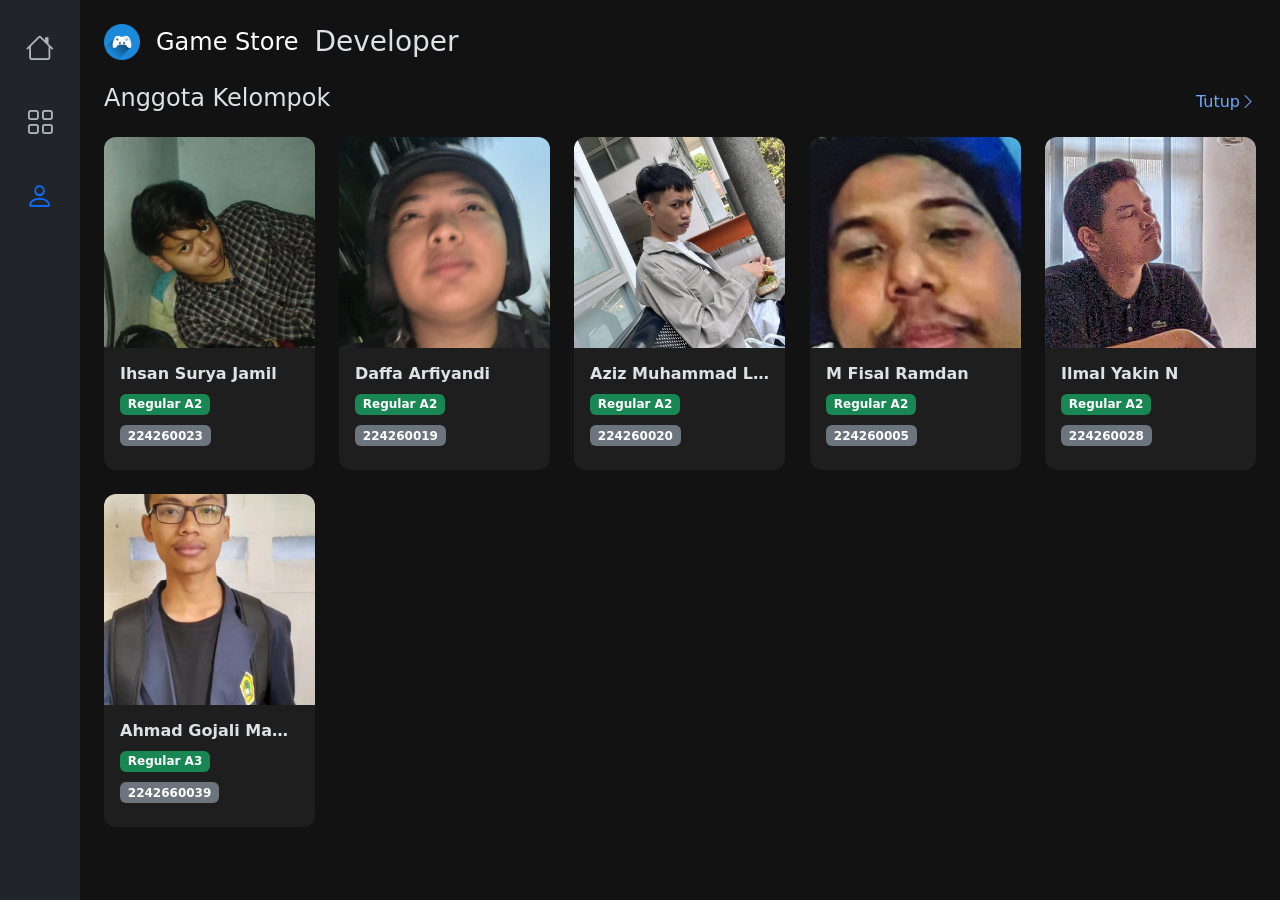
<file: profile_detail.html>
<!DOCTYPE html>
<html lang="id" data-bs-theme="dark">
<head>
    <meta charset="UTF-8">
    <meta name="viewport" content="width=device-width, initial-scale=1.0">
    <title>Game Store</title>
    <!-- Favicons -->
    <link href="assets/img/video-games-icon-png-9.jpg" rel="icon">
    <link href="assets/img/video-games-icon-png-9.jpg" rel="apple-touch-icon">
    <link href="https://cdn.jsdelivr.net/npm/bootstrap@5.3.3/dist/css/bootstrap.min.css" rel="stylesheet">
    <link href="https://cdn.jsdelivr.net/npm/bootstrap-icons@1.11.3/font/bootstrap-icons.min.css" rel="stylesheet">
    <link rel="stylesheet" href="assets/style.css">
</head>
<body>

    <div class="d-flex">
        <nav class="sidebar offcanvas-lg offcanvas-start p-3 bg-dark" tabindex="-1">
            <div class="offcanvas-header d-lg-none">
                <h5 class="offcanvas-title" id="sidebarLabel">Menu</h5>
                <button type="button" class="btn-close" data-bs-dismiss="offcanvas" aria-label="Close" data-bs-target="#sidebar"></button>
            </div>
            <div class="offcanvas-body d-flex flex-column p-0">
                <ul class="nav nav-pills flex-column mb-auto">
                    <li class="nav-item">
                        <a href="index.html" class="nav-link" title="Beranda"><i class="bi bi-house"></i></a>
                    </li>
                    <li class="nav-item">
                        <a href="kategori.html" class="nav-link" title="Kategori"><i class="bi bi-grid"></i></a>
                    </li>
                    <li>
                        <a href="profile.html" class="nav-link active" title="Profil"><i class="bi bi-person"></i></a>
                    </li>
                </ul>
            </div>
        </nav>

        <main class="content-area p-4">
            <header class="d-flex justify-content-between align-items-center mb-4">
                <a href="index.html" class="d-flex align-items-center gap-3 text-decoration-none text-white me-3">
                    <img src="assets/img/video-games-icon-png-9.jpg" alt="Game Store Logo" class="header-icon">
                    <h1 class="h4 mb-0 d-none d-sm-block">Game Store</h1>
                </a>
                <h1 class="h3 mb-0 flex-grow-1">Developer</h1>
            </header>

            <section class="mb-5">
                <div class="d-flex justify-content-between align-items-center mb-3">
                    <h2 class="h4">Anggota Kelompok</h2>
                    <a href="profile.html" class="text-decoration-none">Tutup<i class="bi bi-chevron-right"></i></a>
                </div>
                
                <div class="row row-cols-2 row-cols-sm-2 row-cols-md-3 row-cols-lg-4 row-cols-xl-5 g-4">
                    <div class="col">
                        <div class="card game-card h-100">
                            <img src="assets/img/isan.jpg" class="card-img-top" alt="FC 25">
                            <div class="card-body">
                                <h5 class="card-title">Ihsan Surya Jamil</h5>
                                <span class="badge bg-success mb-2">Regular A2</span><br>
                                <span class="badge bg-secondary mb-2">224260023</span>
                            </div>
                        </div>
                    </div>
                    <div class="col">
                        <div class="card game-card h-100">
                            <img src="assets/img/dafa.jpg" class="card-img-top" alt="Township">
                            <div class="card-body">
                                <h5 class="card-title">Daffa Arfiyandi</h5>
                                <p class="badge bg-success mb-2">Regular A2</p><br>
                                <span class="badge bg-secondary mb-2">224260019</span>
                                
                            </div>
                        </div>
                    </div>
                    <div class="col">
                        <div class="card game-card h-100">
                            <img src="assets/img/aziz.jpg" class="card-img-top" alt="Roblox">
                            <div class="card-body">
                                <h5 class="card-title">Aziz Muhammad Labib</h5>
                                <p class="badge bg-success mb-2">Regular A2</p><br>
                                <span class="badge bg-secondary mb-2">224260020</span>
                            </div>
                        </div>
                    </div>
                    <div class="col">
                        <div class="card game-card h-100">
                            <img src="assets/img/fisal.jpg" class="card-img-top" alt="Township">
                            <div class="card-body">
                                <h5 class="card-title">M Fisal Ramdan</h5>
                                <p class="badge bg-success mb-2">Regular A2</p><br>
                                <span class="badge bg-secondary mb-2">224260005</span>
                            </div>
                        </div>
                    </div>
                    <div class="col">
                        <div class="card game-card h-100">
                            <img src="assets/img/ilmal.jpg" class="card-img-top" alt="Roblox">
                            <div class="card-body">
                                <h5 class="card-title">Ilmal Yakin N</h5>
                                <p class="badge bg-success mb-2">Regular A2</p><br>
                                <span class="badge bg-secondary mb-2">224260028</span>
                            </div>
                        </div>
                    </div>
                    <div class="col">
                        <div class="card game-card h-100">
                            <img src="assets/img/agam.jpg" class="card-img-top" alt="Roblox">
                            <div class="card-body">
                                <h5 class="card-title">Ahmad Gojali Mansur</h5>
                                <p class="badge bg-success mb-2">Regular A3</p><br>
                                    <span class="badge bg-secondary mb-2">2242660039</span>
                            </div>
                        </div>
                    </div>
                </div>
            </section>
        </main>

        <a href="#" class="scroll-top d-flex align-items-center justify-content-center">
            <i class="bi bi-arrow-up-short"></i>
        </a>
    </div>

    <nav class="mobile-bottom-nav d-lg-none">
        <a href="index.html" class="nav-link">
            <i class="bi bi-house"></i>
            <span>Beranda</span>
        </a>
        <a href="kategori.html" class="nav-link">
            <i class="bi bi-grid"></i>
            <span>Kategori</span>
        </a>
        <a href="profile.html" class="nav-link active">
            <i class="bi bi-person"></i>
            <span>Profil</span>
        </a>
    </nav>

    <script src="https://cdn.jsdelivr.net/npm/bootstrap@5.3.3/dist/js/bootstrap.bundle.min.js"></script>

    <script>
        // --- Script untuk Popover (Sudah ada) ---
        const popoverTriggerList = document.querySelectorAll('[data-bs-toggle="popover"]');
        const popoverList = [...popoverTriggerList].map(popoverTriggerEl => new bootstrap.Popover(popoverTriggerEl, {
            container: 'body'
        }));

        // --- BARU: Script untuk Scroll-to-Top ---
        const scrollTop = document.querySelector('.scroll-top');
        if (scrollTop) {
            const togglescrollTop = function() {
                window.scrollY > 100 ? scrollTop.classList.add('active') : scrollTop.classList.remove('active');
            }
            window.addEventListener('load', togglescrollTop);
            document.addEventListener('scroll', togglescrollTop);
            scrollTop.addEventListener('click', (e) => {
                e.preventDefault();
                window.scrollTo({
                    top: 0,
                    behavior: 'smooth'
                });
            });
        }
    </script>
</body>
</html>
</file>
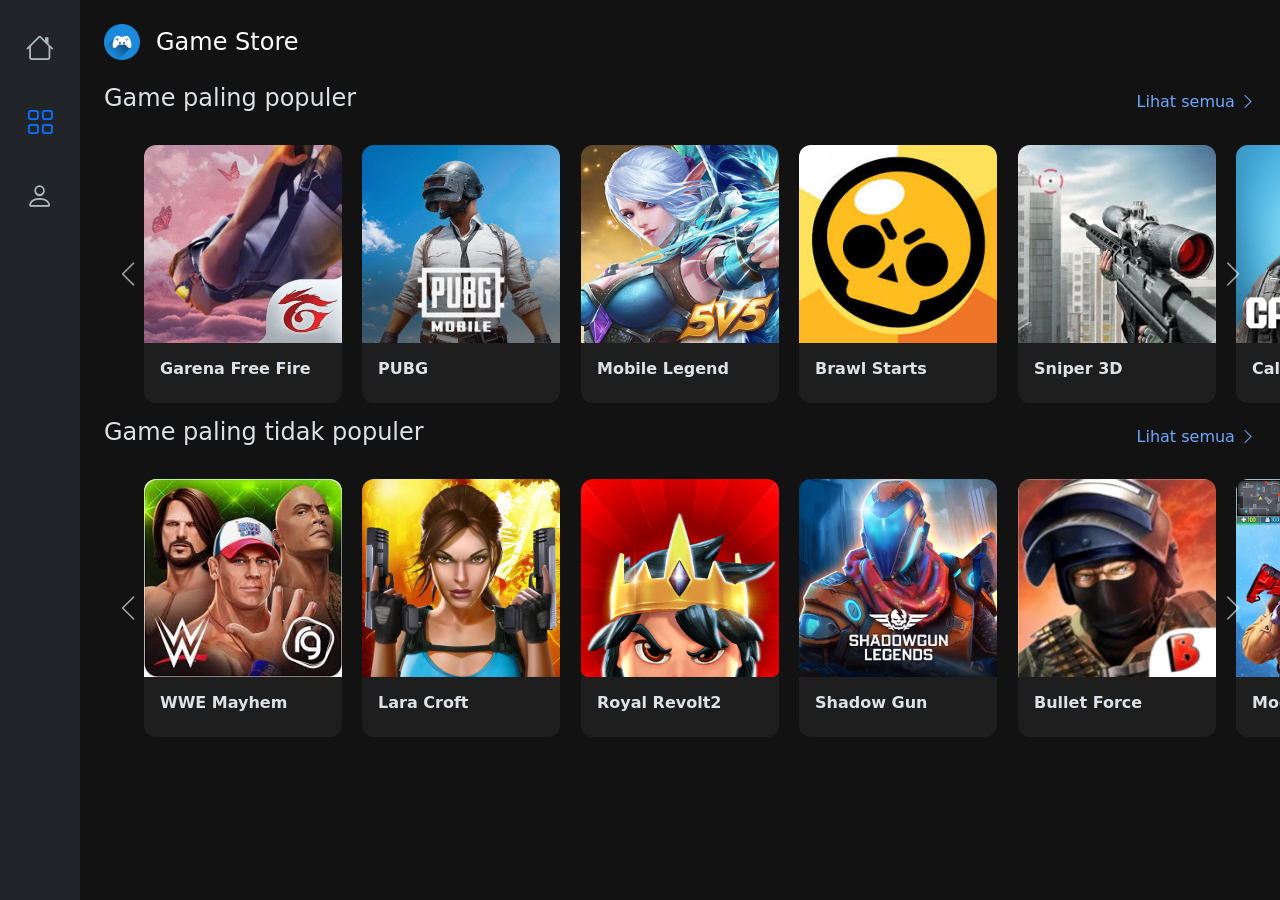
<file: x-kategori.html>
<!DOCTYPE html>
<html lang="id" data-bs-theme="dark">
<head>
    <meta charset="UTF-8">
    <meta name="viewport" content="width=device-width, initial-scale=1.0">
    <title>Game Store</title>
    <link href="assets/img/video-games-icon-png-9.jpg" rel="icon">
    <link href="assets/img/video-games-icon-png-9.jpg" rel="apple-touch-icon">
    <link href="https://cdn.jsdelivr.net/npm/bootstrap@5.3.3/dist/css/bootstrap.min.css" rel="stylesheet">
    <link href="https://cdn.jsdelivr.net/npm/bootstrap-icons@1.11.3/font/bootstrap-icons.min.css" rel="stylesheet">
    <link rel="stylesheet" href="https://cdn.jsdelivr.net/npm/swiper@11/swiper-bundle.min.css" />
    <link rel="stylesheet" href="assets/style.css">
</head>
<body>

    <div class="d-flex">
        <nav class="sidebar offcanvas-lg offcanvas-start p-3 bg-dark" tabindex="-1">
            <div class="offcanvas-header d-lg-none">
                <h5 class="offcanvas-title" id="sidebarLabel">Menu</h5>
                <button type="button" class="btn-close" data-bs-dismiss="offcanvas" aria-label="Close" data-bs-target="#sidebar"></button>
            </div>
            <div class="offcanvas-body d-flex flex-column p-0">
                <ul class="nav nav-pills flex-column mb-auto">
                    <li class="nav-item">
                        <a href="index.html" class="nav-link" title="Beranda"><i class="bi bi-house"></i></a>
                    </li>
                    <li class="nav-item">
                        <a href="kategori.html" class="nav-link active" title="Kategori"><i class="bi bi-grid"></i></a>
                    </li>
                    <li>
                        <a href="profile.html" class="nav-link" title="Profil"><i class="bi bi-person"></i></a>
                    </li>
                </ul>
            </div>
        </nav>

        <main class="content-area p-4">
            <header class="d-flex align-items-center gap-3 mb-4">
                <a href="index.html" class="d-flex align-items-center gap-3 text-decoration-none text-white me-3">
                    <img src="assets/img/video-games-icon-png-9.jpg" alt="Game Store Logo" class="header-icon">
                    <h1 class="h4 mb-0 d-none d-sm-block">Game Store</h1>
                </a>
                <!-- <div class="input-group search-bar-wrapper flex-grow-1">
                    <span class="input-group-text"><i class="bi bi-search"></i></span>
                    <input type="text" class="form-control search-bar" placeholder="Cari aplikasi, game, dan lainnya">
                </div> -->
            </header>
<!-- 
            <section class="mb-5">
                <div class="d-flex justify-content-between align-items-center mb-3">
                    <h2 class="h4">Kategori game paling laris</h2>
                </div>
                
                <div class="swiper member-slider game-slider-laris">
                    <div class="swiper-wrapper">
                        
                        <div class="swiper-slide">
                            <div class="card game-card h-100">
                                <img src="https://placehold.co/600x800/2a9d8f/white?text=Simulation" class="card-img-top" alt="eFootball">
                                <div class="card-body">
                                    <h5 class="card-title">Game Simulation</h5>
                                    
                                </div>
                            </div>
                        </div>
                        <div class="swiper-slide">
                            <div class="card game-card h-100">
                                <img src="https://placehold.co/600x800/e9c46a/black?text=Educational" class="card-img-top" alt="Minecraft">
                                <div class="card-body">
                                    <h5 class="card-title">Game Educational</h5>
                                </div>
                            </div>
                        </div>
                        <div class="swiper-slide">
                            <div class="card game-card h-100">
                                <img src="https://placehold.co/600x800/f4a261/black?text=Adventure" class="card-img-top" alt="Roblox">
                                <div class="card-body">
                                    <h5 class="card-title">Game Adventure</h5>
                                    
                                </div>
                            </div>
                        </div>
                        <div class="swiper-slide">
                            <div class="card game-card h-100">
                                <img src="https://placehold.co/600x800/e76f51/white?text=E-Sport" class="card-img-top" alt="Township">
                                <div class="card-body">
                                    <h5 class="card-title">Game E-Sport</h5>
                                    
                                </div>
                            </div>
                        </div>
                        <div class="swiper-slide">
                            <div class="card game-card h-100">
                                <img src="https://placehold.co/600x800/264653/white?text=Role+Play" class="card-img-top" alt="Asphalt 9">
                                <div class="card-body">
                                    <h5 class="card-title">Game Role Play</h5>
                                </div>
                            </div>
                        </div>
                        <div class="swiper-slide">
                            <div class="card game-card h-100">
                                <img src="https://placehold.co/600x800/9b59b6/white?text=Casual" class="card-img-top" alt="FC 25">
                                <div class="card-body">
                                    <h5 class="card-title">Game Casual</h5>
                                    <span class="badge bg-success mb-2"></span>
                                </div>
                            </div>
                        </div>

                    </div>
                    <div class="swiper-button-next"></div>
                    <div class="swiper-button-prev"></div>
                </div>
            </section> -->

            <section>
                <div class="d-flex justify-content-between align-items-center mb-4">
                    <h2 class="h4">Game paling populer</h2>
                    <a href="kategori_populer.html" class="text-decoration-none">Lihat semua <i class="bi bi-chevron-right"></i></a>
                </div>
                
                <div class="swiper member-slider game-slider-populer">
                    <div class="swiper-wrapper">
                        
                        <div class="swiper-slide">
                            <div class="card game-card h-100">
                                <img src="assets/img/app/ff.jpg" class="card-img-top" alt="Garena Free Fire">
                                <div class="card-body">
                                    <h5 class="card-title">Garena Free Fire</h5>
                                    <span class="badge bg-success mb-2"></span>
                                </div>
                            </div>
                        </div>
                         <div class="swiper-slide">
                            <div class="card game-card h-100">
                                <img src="assets/img/app/pubg.png" class="card-img-top" alt="PUBG">
                                <div class="card-body">
                                    <h5 class="card-title">PUBG</h5>
                                    
                                </div>
                            </div>
                        </div>
                        <div class="swiper-slide">
                            <div class="card game-card h-100">
                                <img src="assets/img/app/ml.jpg" class="card-img-top" alt="Mobile Legend">
                                <div class="card-body">
                                    <h5 class="card-title">Mobile Legend</h5>
                                    
                                </div>
                            </div>
                        </div>
                        <div class="swiper-slide">
                            <div class="card game-card h-100">
                                <img src="assets/img/app/brawel.jpeg" class="card-img-top" alt="Brawl Starts">
                                <div class="card-body">
                                    <h5 class="card-title">Brawl Starts</h5>
                                    <span class="badge bg-success mb-2"></span>
                                </div>
                            </div>
                        </div>
                         <div class="swiper-slide">
                            <div class="card game-card h-100">
                                <img src="assets/img/app/sniper3d.webp" class="card-img-top" alt="Sniper 3D">
                                <div class="card-body">
                                    <h5 class="card-title">Sniper 3D</h5>
                                    
                                </div>
                            </div>
                        </div>
                        <div class="swiper-slide">
                            <div class="card game-card h-100">
                                <img src="assets/img/app/callofduty.png" class="card-img-top" alt="Call Of Duty">
                                <div class="card-body">
                                    <h5 class="card-title">Call Of Duty</h5>
                                    
                                </div>
                            </div>
                        </div>
                        <div class="swiper-slide">
                            <div class="card game-card h-100">
                                <img src="assets/img/app/amoungus.jpg" class="card-img-top" alt="Amoung Us">
                                <div class="card-body">
                                    <h5 class="card-title">Amoung Us</h5>
                                    
                                </div>
                            </div>
                        </div>
                        <div class="swiper-slide">
                            <div class="card game-card h-100">
                                <img src="assets/img/app/templerun.jpeg" class="card-img-top" alt="Temple Run 2">
                                <div class="card-body">
                                    <h5 class="card-title">Temple Run 2</h5>
                                    <span class="badge bg-success mb-2"></span>
                                </div>
                            </div>
                        </div>
                         <div class="swiper-slide">
                            <div class="card game-card h-100">
                                <img src="assets/img/app/litepubg.webp" class="card-img-top" alt="PUBG Lite">
                                <div class="card-body">
                                    <h5 class="card-title">PUBG Lite</h5>
                                    
                                </div>
                            </div>
                        </div>
                        <div class="swiper-slide">
                            <div class="card game-card h-100">
                                <img src="assets/img/app/gangster.png" class="card-img-top" alt="Gangster Vegas">
                                <div class="card-body">
                                    <h5 class="card-title">Gangster Vegas</h5>
                                    
                                </div>
                            </div>
                        </div>

                    </div>
                    <div class="swiper-button-next"></div>
                    <div class="swiper-button-prev"></div>
                </div>
            </section>
            <section>
                <div class="d-flex justify-content-between align-items-center mb-4 mt-3">
                    <h2 class="h4">Game paling tidak populer</h2>
                    <a href="kategori_tdkpopuler.html" class="text-decoration-none">Lihat semua <i class="bi bi-chevron-right"></i></a>
                </div>
                
                <div class="swiper member-slider game-slider-populer">
                    <div class="swiper-wrapper">
                        
                        <div class="swiper-slide">
                            <div class="card game-card h-100">
                                <img src="assets/img/app/wwe.jpeg" class="card-img-top" alt="WWE Mayhem">
                                <div class="card-body">
                                    <h5 class="card-title">WWE Mayhem</h5>
                                    <span class="badge bg-success mb-2"></span>
                                </div>
                            </div>
                        </div>
                         <div class="swiper-slide">
                            <div class="card game-card h-100">
                                <img src="assets/img/app/laracroft.png" class="card-img-top" alt="Lara Croft">
                                <div class="card-body">
                                    <h5 class="card-title">Lara Croft</h5>
                                    
                                </div>
                            </div>
                        </div>
                        <div class="swiper-slide">
                            <div class="card game-card h-100">
                                <img src="assets/img/app/Royal-Revolt-2-icon.webp" class="card-img-top" alt="Royal Revolt 2">
                                <div class="card-body">
                                    <h5 class="card-title">Royal Revolt2</h5>
                                    
                                </div>
                            </div>
                        </div>
                        <div class="swiper-slide">
                            <div class="card game-card h-100">
                                <img src="assets/img/app/shadowgun.png" class="card-img-top" alt="Shadow Gun">
                                <div class="card-body">
                                    <h5 class="card-title">Shadow Gun</h5>
                                    <span class="badge bg-success mb-2"></span>
                                </div>
                            </div>
                        </div>
                         <div class="swiper-slide">
                            <div class="card game-card h-100">
                                <img src="assets/img/app/bullet.webp" class="card-img-top" alt="Bullet Force">
                                <div class="card-body">
                                    <h5 class="card-title">Bullet Force</h5>
                                    
                                </div>
                            </div>
                        </div>
                        <div class="swiper-slide">
                            <div class="card game-card h-100">
                                <img src="assets/img/app/modernops.webp" class="card-img-top" alt="Modern OPS">
                                <div class="card-body">
                                    <h5 class="card-title">Modern OPS</h5>
                                    
                                </div>
                            </div>
                        </div>
                        <div class="swiper-slide">
                            <div class="card game-card h-100">
                                <img src="assets/img/app/bedwar.png" class="card-img-top" alt="Bed Wars">
                                <div class="card-body">
                                    <h5 class="card-title">Bed Wars</h5>
                                    
                                </div>
                            </div>
                        </div>
                        <div class="swiper-slide">
                            <div class="card game-card h-100">
                                <img src="assets/img/app/slap.jpg" class="card-img-top" alt="Slap Kings">
                                <div class="card-body">
                                    <h5 class="card-title">Slap Kings</h5>
                                    <span class="badge bg-success mb-2"></span>
                                </div>
                            </div>
                        </div>
                         <div class="swiper-slide">
                            <div class="card game-card h-100">
                                <img src="assets/img/app/vektor2.webp" class="card-img-top" alt="Vector 2">
                                <div class="card-body">
                                    <h5 class="card-title">Vector 2</h5>
                                    
                                </div>
                            </div>
                        </div>
                        <div class="swiper-slide">
                            <div class="card game-card h-100">
                                <img src="assets/img/app/murderus.png" class="card-img-top" alt="Murder US">
                                <div class="card-body">
                                    <h5 class="card-title">Murder US</h5>
                                    
                                </div>
                            </div>
                        </div>

                    </div>
                    <div class="swiper-button-next"></div>
                    <div class="swiper-button-prev"></div>
                </div>
            </section>
        </main>

        <a href="#" class="scroll-top d-flex align-items-center justify-content-center">
            <i class="bi bi-arrow-up-short"></i>
        </a>
    </div>

    <nav class="mobile-bottom-nav d-lg-none">
        <a href="index.html" class="nav-link">
            <i class="bi bi-house"></i>
            <span>Beranda</span>
        </a>
        <a href="kategori.html" class="nav-link active">
            <i class="bi bi-grid"></i>
            <span>Kategori</span>
        </a>
        <a href="profile.html" class="nav-link">
            <i class="bi bi-person"></i>
            <span>Profil</span>
        </a>
    </nav>
    

    <script src="https://cdn.jsdelivr.net/npm/bootstrap@5.3.3/dist/js/bootstrap.bundle.min.js"></script>
    <script src="https://cdn.jsdelivr.net/npm/swiper@11/swiper-bundle.min.js"></script>

    <script>
        // --- Script untuk Popover (Sudah ada) ---
        const popoverTriggerList = document.querySelectorAll('[data-bs-toggle="popover"]');
        const popoverList = [...popoverTriggerList].map(popoverTriggerEl => new bootstrap.Popover(popoverTriggerEl, {
            container: 'body'
        }));

        // --- Script untuk Scroll-to-Top (Sudah ada) ---
        const scrollTop = document.querySelector('.scroll-top');
        if (scrollTop) {
            const togglescrollTop = function() {
                window.scrollY > 100 ? scrollTop.classList.add('active') : scrollTop.classList.remove('active');
            }
            window.addEventListener('load', togglescrollTop);
            document.addEventListener('scroll', togglescrollTop);
            scrollTop.addEventListener('click', (e) => {
                e.preventDefault();
                window.scrollTo({
                    top: 0,
                    behavior: 'smooth'
                });
            });
        }
    </script>

    <script>
        // Opsi BERSAMA yang lebih responsif
        const baseGameSliderOptions = {
            loop: true,
            navigation: {
                nextEl: '.swiper-button-next',
                prevEl: '.swiper-button-prev',
            },
            breakpoints: {
                // HP Kecil: Tampilkan 2 slide, tapi kecilkan jarak (gap)
                320: { 
                    slidesPerView: 2, 
                    spaceBetween: 10 
                }, 
                // HP Medium/Besar
                480: { 
                    slidesPerView: 2.2, // Memberi kesan ada slide selanjutnya (potongan)
                    spaceBetween: 15 
                },
                // Tablet
                768: { 
                    slidesPerView: 3, 
                    spaceBetween: 20 
                },
                // Laptop/Desktop
                992: { 
                    slidesPerView: 4, 
                    spaceBetween: 20 
                },
                1200: { 
                    slidesPerView: 5, 
                    spaceBetween: 20 
                }
            }
        };

        // Inisialisasi tetap sama
        const swiperLaris = new Swiper('.game-slider-laris', {
            ...baseGameSliderOptions,
            autoplay: { delay: 3000, disableOnInteraction: false },
        });

        const swiperPopuler = new Swiper('.game-slider-populer', {
            ...baseGameSliderOptions,
            autoplay: { delay: 4000, disableOnInteraction: false },
        });
    </script>
    <script>
        // Klik kartu membuka Play Store search berdasarkan nama aplikasi
        document.querySelectorAll('.game-card').forEach(card => {
            card.addEventListener('click', (e) => {
                if (e.target.closest('a') || e.target.closest('button')) return;
                const titleEl = card.querySelector('.card-title');
                if (!titleEl) return;
                const q = encodeURIComponent(titleEl.textContent.trim());
                const url = `https://play.google.com/store/search?q=${q}&c=apps`;
                window.open(url, '_blank', 'noopener');
            });
        });
    </script>
    <script>
        // Search bar: tekan Enter atau klik ikon untuk membuka Play Store search
        (function(){
            const input = document.querySelector('.search-bar');
            const btn = document.querySelector('.search-bar-wrapper .input-group-text');
            function doSearch(q){
                q = (q||'').trim();
                if(!q) return;
                const url = 'https://play.google.com/store/search?q=' + encodeURIComponent(q) + '&c=apps';
                window.open(url, '_blank', 'noopener');
            }
            if(input){
                input.addEventListener('keydown', e=>{ if(e.key === 'Enter'){ e.preventDefault(); doSearch(input.value); } });
            }
            if(btn){ btn.addEventListener('click', ()=> doSearch(input && input.value)); }
        })();
    </script>
</body>
</html>
</file>
<file: assets/style.css>
/* Mengatur warna dasar untuk tema gelap */
:root {
    --sidebar-width: 80px;
    --dark-bg: #121212;
    --card-bg: #1e1e1e;
    --hover-bg: #2a2a2a;
    --white-bg: #c7e9ef;
}

body {
    background-color: var(--dark-bg);
    min-height: 100vh;
    overflow-x: hidden; /* Mencegah scroll horizontal */
}

/* --- Sidebar Responsif --- */

/* Aturan untuk Desktop (Layar Lebar): Sidebar menempel/fixed */
@media (min-width: 992px) {
    .sidebar.offcanvas-lg {
        /* Override perilaku offcanvas Bootstrap di desktop */
        transform: none;
        visibility: visible !important;
        
        /* Terapkan gaya sidebar fixed HANYA di desktop */
        width: var(--sidebar-width);
        height: 100vh;
        position: fixed;
        top: 0;
        left: 0;
        /* DIUBAH: Warna background menjadi biru */
        background-color: var(--card-bg);
        z-index: 1000;
    }

    .content-area {
        margin-left: var(--sidebar-width);
        width: calc(100% - var(--sidebar-width));
    }
}

/* Aturan untuk Mobile (Layar Kecil): Layout full-width */
@media (max-width: 991.98px) {
    .sidebar.offcanvas-start {
        width: var(--sidebar-width);
    }
    
    .sidebar .offcanvas-body {
        padding: 0 !important;
    }

    .content-area {
        margin-left: 0;
        width: 100%;
    }
}
/* Mencegah konten (seperti slider) keluar dari area layar */
.content-area {
    overflow-x: hidden; 
    width: 100%;
}

@media (min-width: 992px) {
    .content-area {
        margin-left: var(--sidebar-width);
        width: calc(100% - var(--sidebar-width));
    }
}

/* Penyesuaian Slider agar tidak "bleber" di mobile */
.member-slider {
    padding: 0 10px; /* Padding lebih kecil di mobile */
    width: 100%;
}

@media (min-width: 768px) {
    .member-slider {
        padding: 0 40px; /* Padding kembali normal di desktop untuk tombol nav */
    }
}

/* --- Perbaikan Navigasi Bawah (Pastikan bagian ini bersih) --- */
.mobile-bottom-nav {
  position: fixed;
  bottom: 0;
  left: 0;
  right: 0;
  z-index: 1050; /* Z-index lebih tinggi agar selalu di depan */
  background-color: var(--card-bg);
  border-top: 1px solid var(--bs-border-color);
  padding: 0.5rem 0;
  display: flex;
  justify-content: space-around;
  box-shadow: 0 -2px 10px rgba(0,0,0,0.2);
}

@media (max-width: 991.98px) {
  body {
    padding-bottom: 75px !important; /* Ruang untuk nav bawah */
  }
  .scroll-top {
    bottom: 90px; 
  }
}
/* Style Link Sidebar Umum (Berlaku di mobile & desktop) */
.sidebar .nav-link {
    font-size: 1.75rem;
    color: var(--bs-gray-500);
    text-align: center;
    padding: 0.75rem 0;
    border-radius: 0.5rem;
    margin-bottom: 0.5rem;
}

.sidebar .nav-link:hover {
    color: var(--bs-light);
    background-color: var(--hover-bg);
}

.sidebar .nav-link.active {
    color: var(--bs-primary);
    background-color: transparent;
}

/* --- Header --- */
.header-icon {
    height: 36px;
    width: auto;
    border-radius: 6px;
}

.search-bar-wrapper {
    max-width: 400px;
}

.search-bar-wrapper .input-group-text,
.search-bar {
    background-color: var(--card-bg);
    border: 1px solid var(--bs-border-color);
}

.search-bar:focus {
    background-color: var(--card-bg);
    box-shadow: none;
    border-color: var(--bs-primary);
}

/* --- Game Cards --- */
.game-card {
    background-color: var(--card-bg);
    border: none;
    border-radius: 0.75rem; /* Kotak: hilangkan sudut melengkung */
    overflow: hidden;
    color: var(--bs-body-color);
    display: flex;
    flex-direction: column;
    position: relative; /* diperlukan untuk z-index saat hover */
    will-change: transform; /* hint browser untuk performa */
}
img {
    max-width: 100%;
    height: auto;
    display: block;
}
.game-card img {
    aspect-ratio: 1 / 1; /* Buat gambar kotak */
    width: 100%;
    object-fit: cover;
    display: block;
}

.game-card .card-body {
    padding: 1rem;
}

.game-card .card-title {
    font-size: 1rem;
    font-weight: 600;
    white-space: nowrap;
    overflow: hidden;
    text-overflow: ellipsis;
}

.game-card .price {
    font-size: 0.9rem;
    font-weight: 500;
    margin-bottom: 0;
}

/* Hover effect: sedikit membesar dan shadow tipis */
.game-card {
    transition: transform 180ms ease, box-shadow 180ms ease;
    transform-origin: center center;
}
.game-card:hover {
    transform: translateY(-4px) scale(1.03);
    box-shadow: 0 8px 20px rgba(0,0,0,0.45);
}
.game-card { cursor: pointer; }

/* Pastikan slider dan slide tidak memotong kartu ketika di-hover */
.member-slider,
.member-slider .swiper-wrapper,
.member-slider .swiper-slide {
    overflow: visible !important;
}

/* Saat hover, berikan z-index tinggi agar tidak tertutup header/elemen lain */
.game-card { z-index: 1; }
.game-card:hover { z-index: 20; }

/* --- Profile List (profile.html) --- */
.profile-list .list-group-item {
    background-color: var(--card-bg);
    border: 1px solid var(--bs-border-color);
    margin-bottom: 0.75rem;
    border-radius: 0.75rem !important;
    padding: 1.25rem;
    transition: background-color 0.2s ease-in-out;
}

.profile-list .list-group-item:hover {
    background-color: var(--hover-bg);
}

.profile-list .list-group-item i {
    color: var(--bs-gray-400);
}

.profile-list .list-group-item strong {
    font-size: 1rem;
    color: var(--bs-body-color);
}
/* --- Penyesuaian Swiper Slider --- */
.member-slider {
    /* Beri sedikit ruang agar tombol navigasi tidak menimpa kartu */
    padding: 0 40px;
}

.swiper-button-next::after,
.swiper-button-prev::after {
    /* Membuat ikon panah lebih kecil */
    font-size: 1.5rem !important;
}

.swiper-button-next,
.swiper-button-prev {
    /* Mengubah warna panah menjadi putih agar terlihat */
    color: var(--bs-light) !important;
    opacity: 0.6;
    transition: opacity 0.2s ease;
}

.swiper-button-next:hover,
.swiper-button-prev:hover {
    opacity: 1;
}

/* Sembunyikan tombol di layar sangat kecil agar tidak sempit */
@media (max-width: 576px) {
    .member-slider {
        padding: 0;
    }
    .swiper-button-next,
    .swiper-button-prev {
        display: none;
    }
}
/* --- BARU: Tombol Scroll ke Atas --- */
.scroll-top {
  position: fixed;
  visibility: hidden;
  opacity: 0;
  right: 15px;
  bottom: 15px; /* Akan diubah di mobile */
  z-index: 999;
  background: var(--bs-primary); /* Menggunakan warna biru Bootstrap */
  width: 40px;
  height: 40px;
  border-radius: 50%;
  transition: all 0.4s;
  text-decoration: none;
}

.scroll-top i {
  font-size: 28px;
  color: #fff;
  line-height: 0;
}

.scroll-top:hover {
  background: #0b5ed7; /* Biru sedikit lebih gelap saat hover */
  color: #fff;
}

.scroll-top.active {
  visibility: visible;
  opacity: 1;
}

/* --- BARU: Navigasi Bawah Mobile --- */
.mobile-bottom-nav {
  position: fixed;
  bottom: 0;
  left: 0;
  right: 0;
  z-index: 1000;
  background-color: var(--card-bg); /* Menggunakan warna card dari tema Anda */
  border-top: 1px solid var(--bs-border-color);
  padding: 0.5rem 0;
  display: flex;
  justify-content: space-around;
  box-shadow: 0 -2px 10px rgba(0,0,0,0.2); /* Bayangan agar terlihat */
}

.mobile-bottom-nav .nav-link {
  display: flex;
  flex-direction: column;
  align-items: center;
  text-align: center;
  color: var(--bs-gray-500); /* Warna ikon non-aktif */
  font-size: 0.75rem;
  padding: 0.25rem 0.5rem;
  text-decoration: none;
}

.mobile-bottom-nav .nav-link i {
  font-size: 1.5rem;
  margin-bottom: 2px;
}

.mobile-bottom-nav .nav-link.active {
  color: var(--bs-primary); /* Warna ikon aktif */
  background-color: transparent;
}

/* Penyesuaian untuk mobile agar konten tidak tertutup nav */
@media (max-width: 991.98px) {
  body {
    /* Beri ruang di bawah untuk nav */
    padding-bottom: 70px !important; 
  }
  
  .scroll-top {
    /* Naikkan tombol scroll agar di atas nav */
    bottom: 85px; 
  }
}
</file>
